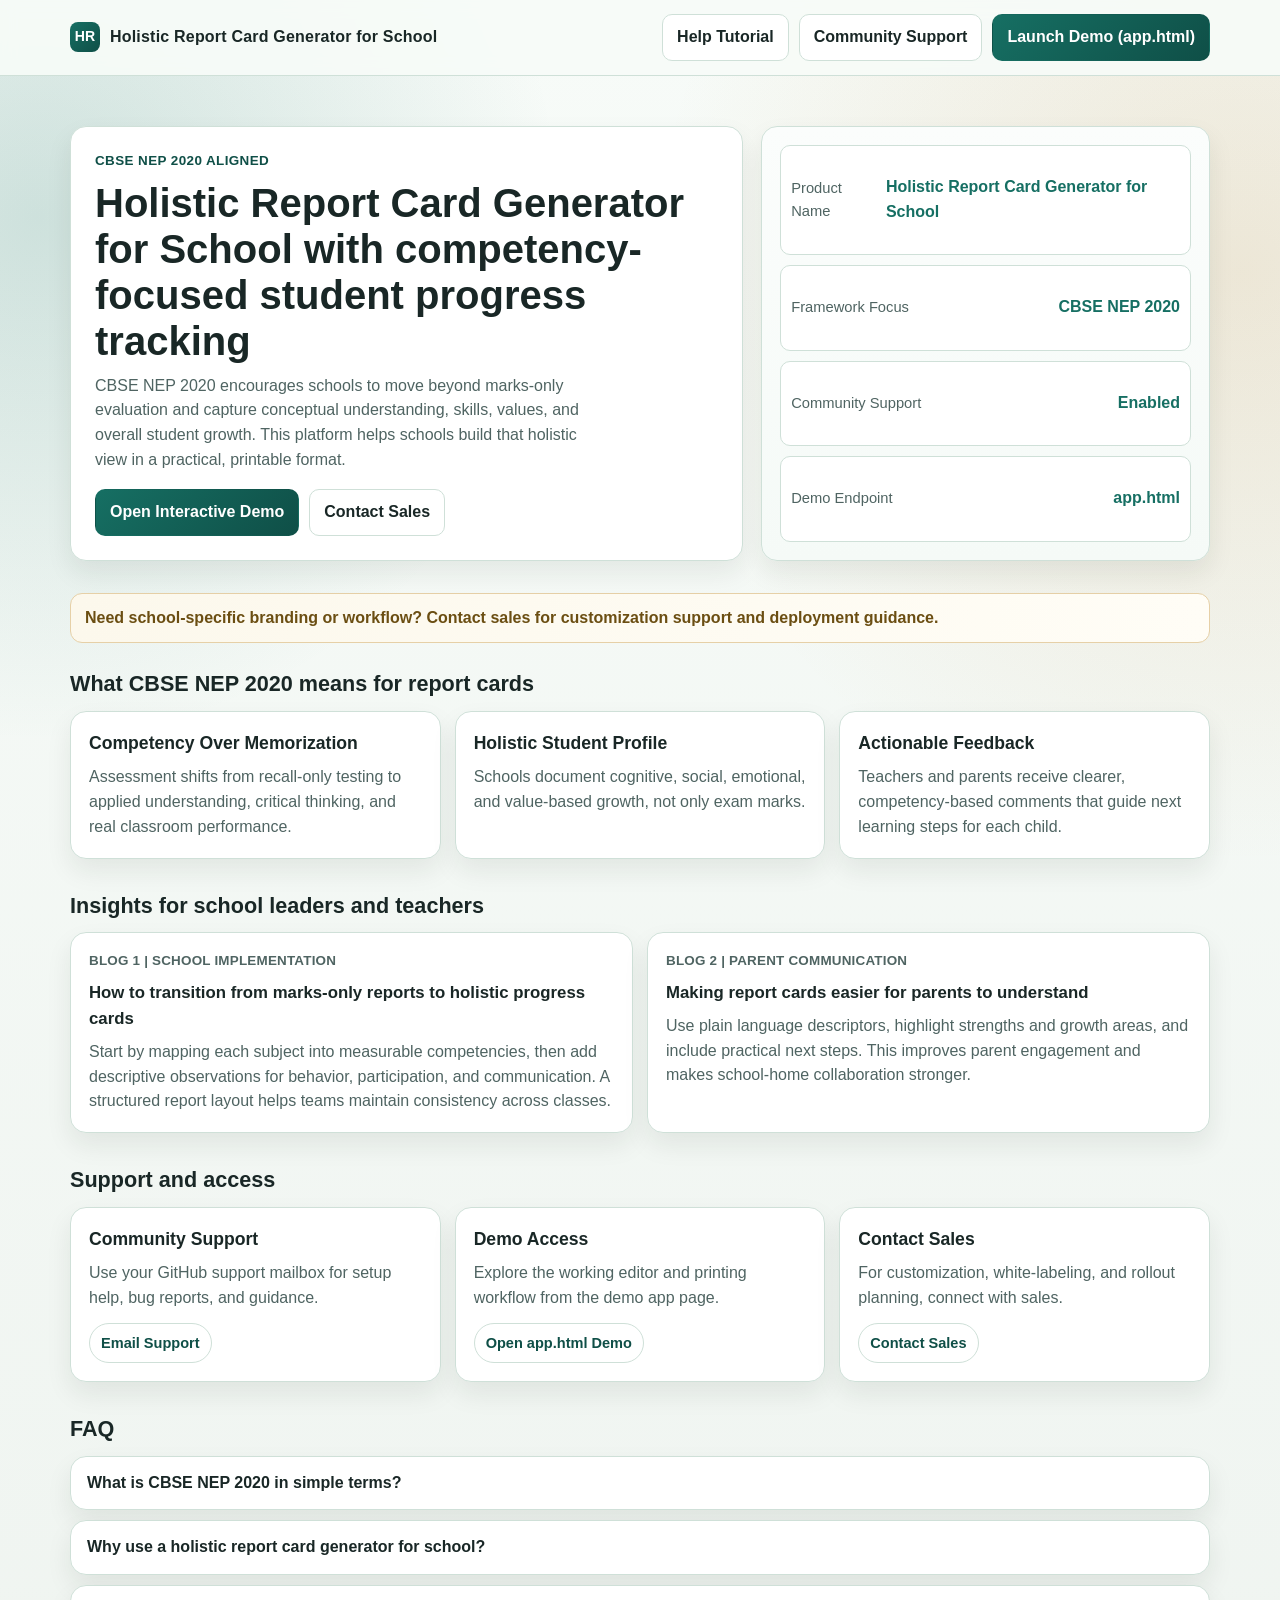
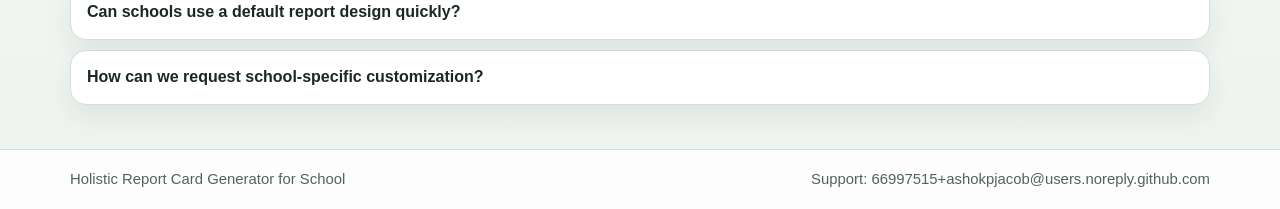
<file: index.html>
<!DOCTYPE html>
<html lang="en">
<head>
	<meta charset="UTF-8">
	<meta name="viewport" content="width=device-width, initial-scale=1.0">
	<title>Holistic Report Card Generator for School | CBSE NEP 2020 Report Solution</title>
	<meta name="description" content="Holistic Report Card Generator for School helps institutions create CBSE NEP 2020-aligned report cards with competency-focused evaluation, printable layouts, and community support.">
	<meta name="keywords" content="CBSE NEP 2020, holistic report card, school report card software, competency based assessment, student progress report">
	<meta name="robots" content="index, follow, max-image-preview:large">
	<link rel="canonical" href="https://ashokpjacob.github.io/holistic-report/">
	<meta property="og:type" content="website">
	<meta property="og:title" content="Holistic Report Card Generator for School">
	<meta property="og:description" content="Create CBSE NEP 2020-aligned, competency-based school report cards with a browser-first workflow.">
	<meta property="og:url" content="https://ashokpjacob.github.io/holistic-report/">
	<meta property="og:site_name" content="Holistic Report Card Generator for School">
	<meta name="twitter:card" content="summary_large_image">
	<meta name="twitter:title" content="Holistic Report Card Generator for School">
	<meta name="twitter:description" content="CBSE NEP 2020 focused report card platform for schools with community support and customization options.">
	<style>
		:root {
			--bg: #eff4f0;
			--surface: #ffffff;
			--surface-2: #f5faf7;
			--text: #192726;
			--muted: #4f6462;
			--primary: #166f63;
			--primary-2: #0f4f47;
			--accent: #b7791f;
			--line: #cfe0d8;
			--shadow: 0 12px 26px rgba(20, 35, 31, 0.08);
		}

		* {
			box-sizing: border-box;
		}

		body {
			margin: 0;
			font-family: "Trebuchet MS", "Segoe UI", sans-serif;
			line-height: 1.55;
			color: var(--text);
			background:
				radial-gradient(circle at 3% 12%, rgba(22, 111, 99, 0.18), transparent 26%),
				radial-gradient(circle at 97% 15%, rgba(183, 121, 31, 0.15), transparent 30%),
				linear-gradient(180deg, #f7fbf8 0%, var(--bg) 100%);
		}

		a {
			color: inherit;
		}

		.container {
			width: min(1140px, 92vw);
			margin: 0 auto;
		}

		.header {
			position: sticky;
			top: 0;
			z-index: 20;
			border-bottom: 1px solid var(--line);
			backdrop-filter: blur(8px);
			background: rgba(247, 251, 248, 0.92);
		}

		.topbar {
			display: flex;
			justify-content: space-between;
			align-items: center;
			gap: 14px;
			flex-wrap: wrap;
			padding: 14px 0;
		}

		.brand {
			display: inline-flex;
			align-items: center;
			gap: 10px;
			font-weight: 800;
			letter-spacing: 0.2px;
		}

		.badge {
			display: grid;
			place-items: center;
			width: 30px;
			height: 30px;
			border-radius: 8px;
			color: #fff;
			font-size: 0.88rem;
			background: linear-gradient(135deg, var(--primary), var(--primary-2));
		}

		.actions {
			display: flex;
			gap: 10px;
			align-items: center;
			flex-wrap: wrap;
		}

		.btn {
			display: inline-block;
			text-decoration: none;
			padding: 10px 14px;
			border-radius: 10px;
			font-weight: 700;
			border: 1px solid transparent;
			transition: transform 180ms ease, box-shadow 220ms ease, background-color 220ms ease;
		}

		.btn:hover {
			transform: translateY(-2px);
			box-shadow: 0 10px 20px rgba(15, 79, 71, 0.2);
		}

		.btn:active {
			transform: translateY(0);
		}

		.btn-primary {
			color: #fff;
			background: linear-gradient(135deg, var(--primary), var(--primary-2));
		}

		.btn-secondary {
			color: var(--text);
			background: #fff;
			border-color: var(--line);
		}

		.hero {
			padding: 50px 0 28px;
			display: grid;
			grid-template-columns: 1.2fr 0.8fr;
			gap: 18px;
			animation: fadeSlideIn 700ms ease both;
		}

		.panel,
		.card,
		.faq-item {
			background: var(--surface);
			border: 1px solid var(--line);
			border-radius: 16px;
			box-shadow: var(--shadow);
		}

		.panel {
			padding: 24px;
		}

		.eyebrow {
			margin: 0;
			text-transform: uppercase;
			font-size: 0.84rem;
			color: var(--primary-2);
			font-weight: 800;
			letter-spacing: 0.4px;
		}

		h1 {
			margin: 8px 0 10px;
			font-size: clamp(1.8rem, 4vw, 2.5rem);
			line-height: 1.15;
		}

		.lead {
			margin: 0;
			max-width: 58ch;
			color: var(--muted);
		}

		.cta-row {
			margin-top: 16px;
			display: flex;
			gap: 10px;
			flex-wrap: wrap;
		}

		.status {
			padding: 18px;
			display: grid;
			gap: 10px;
			background: linear-gradient(180deg, #fbfdfc 0%, var(--surface-2) 100%);
		}

		.status-item {
			display: flex;
			justify-content: space-between;
			gap: 8px;
			align-items: center;
			padding: 9px 10px;
			border: 1px solid var(--line);
			border-radius: 10px;
			background: #fff;
		}

		.status-item span:first-child {
			color: var(--muted);
			font-size: 0.92rem;
		}

		.status-item span:last-child {
			font-weight: 800;
			color: var(--primary);
		}

		.notice {
			margin: 4px 0 24px;
			padding: 12px 14px;
			border-radius: 12px;
			border: 1px solid #e6d0a7;
			background: linear-gradient(90deg, #fcf8ec, #fffdf6);
			color: #6b4e12;
			font-weight: 600;
		}

		.section-title {
			font-size: 1.35rem;
			margin: 0 0 10px;
		}

		.grid {
			display: grid;
			gap: 14px;
			grid-template-columns: repeat(3, minmax(0, 1fr));
		}

		.card {
			padding: 18px;
			animation: fadeSlideUp 640ms ease both;
		}

		h2 {
			margin: 0 0 8px;
			font-size: 1.1rem;
		}

		p {
			margin: 0;
		}

		.muted {
			color: var(--muted);
		}

		.card .links {
			margin-top: 12px;
			display: flex;
			gap: 8px;
			flex-wrap: wrap;
		}

		.chip {
			display: inline-flex;
			align-items: center;
			padding: 8px 11px;
			border-radius: 999px;
			text-decoration: none;
			font-weight: 700;
			font-size: 0.91rem;
			border: 1px solid var(--line);
			background: #fff;
			color: var(--primary-2);
			transition: transform 170ms ease, box-shadow 220ms ease;
		}

		.chip:hover {
			transform: translateY(-1px);
			box-shadow: 0 7px 16px rgba(15, 79, 71, 0.14);
		}

		.blog {
			margin-top: 30px;
		}

		.blog-grid {
			display: grid;
			grid-template-columns: repeat(2, minmax(0, 1fr));
			gap: 14px;
		}

		.blog-card {
			padding: 18px;
			background: #fff;
			border: 1px solid var(--line);
			border-radius: 16px;
			box-shadow: var(--shadow);
			animation: fadeSlideUp 700ms ease both;
		}

		.blog-meta {
			font-size: 0.84rem;
			color: var(--muted);
			font-weight: 700;
			letter-spacing: 0.2px;
		}

		h3 {
			margin: 8px 0;
			font-size: 1.05rem;
		}

		.faq {
			margin: 30px 0 44px;
		}

		.faq-list {
			display: grid;
			gap: 10px;
		}

		.faq-item {
			overflow: hidden;
			animation: fadeSlideUp 760ms ease both;
		}

		.faq-item summary {
			cursor: pointer;
			list-style: none;
			padding: 14px 16px;
			font-weight: 700;
		}

		.faq-item summary::-webkit-details-marker {
			display: none;
		}

		.faq-item p {
			padding: 0 16px 14px;
			color: var(--muted);
		}

		.faq-item[open] summary {
			background: linear-gradient(90deg, rgba(22, 111, 99, 0.08), rgba(183, 121, 31, 0.08));
		}

		/* Staggered reveal for sections */
		.grid .card:nth-child(1),
		.blog-grid .blog-card:nth-child(1),
		.faq-list .faq-item:nth-child(1) {
			animation-delay: 80ms;
		}

		.grid .card:nth-child(2),
		.blog-grid .blog-card:nth-child(2),
		.faq-list .faq-item:nth-child(2) {
			animation-delay: 160ms;
		}

		.grid .card:nth-child(3),
		.faq-list .faq-item:nth-child(3) {
			animation-delay: 240ms;
		}

		.faq-list .faq-item:nth-child(4) {
			animation-delay: 320ms;
		}

		@keyframes fadeSlideIn {
			from {
				opacity: 0;
				transform: translateY(12px);
			}
			to {
				opacity: 1;
				transform: translateY(0);
			}
		}

		@keyframes fadeSlideUp {
			from {
				opacity: 0;
				transform: translateY(14px);
			}
			to {
				opacity: 1;
				transform: translateY(0);
			}
		}

		@media (prefers-reduced-motion: reduce) {
			*,
			*::before,
			*::after {
				animation: none !important;
				transition: none !important;
			}
		}

		.footer {
			border-top: 1px solid var(--line);
			background: rgba(255, 255, 255, 0.8);
		}

		.footer-inner {
			padding: 18px 0;
			display: flex;
			justify-content: space-between;
			gap: 10px;
			flex-wrap: wrap;
			color: var(--muted);
			font-size: 0.93rem;
		}

		@media (max-width: 980px) {
			.hero {
				grid-template-columns: 1fr;
			}

			.grid,
			.blog-grid {
				grid-template-columns: 1fr 1fr;
			}
		}

		@media (max-width: 700px) {
			.grid,
			.blog-grid {
				grid-template-columns: 1fr;
			}

			.hero {
				padding-top: 30px;
			}

			.panel,
			.card,
			.blog-card,
			.faq-item {
				border-radius: 12px;
			}
		}
	</style>
	<script type="application/ld+json">
	{
		"@context": "https://schema.org",
		"@type": "WebSite",
		"name": "Holistic Report Card Generator for School",
		"url": "https://ashokpjacob.github.io/holistic-report/",
		"description": "School report card platform focused on CBSE NEP 2020 competency-based reporting.",
		"publisher": {
			"@type": "Organization",
			"name": "Holistic Report Card Generator for School",
			"email": "66997515+ashokpjacob@users.noreply.github.com"
		}
	}
	</script>
	<script type="application/ld+json">
	{
		"@context": "https://schema.org",
		"@type": "FAQPage",
		"mainEntity": [
			{
				"@type": "Question",
				"name": "What is CBSE NEP 2020 in simple terms?",
				"acceptedAnswer": {
					"@type": "Answer",
					"text": "CBSE implementation of NEP 2020 focuses on competency-based learning, holistic progress tracking, and less rote memorization with richer student feedback."
				}
			},
			{
				"@type": "Question",
				"name": "How does this platform support schools?",
				"acceptedAnswer": {
					"@type": "Answer",
					"text": "Schools can build domain and subject wise report cards, adjust layout and styles, and print clean A4 reports using the app demo."
				}
			},
			{
				"@type": "Question",
				"name": "Can we request customizations for our school brand?",
				"acceptedAnswer": {
					"@type": "Answer",
					"text": "Yes. Contact sales through the provided support email for customization, white-labeling, and deployment guidance."
				}
			}
		]
	}
	</script>
</head>
<body>
	<header class="header">
		<div class="container topbar">
			<div class="brand" aria-label="Holistic Report Card Generator for School brand">
				<span class="badge" aria-hidden="true">HR</span>
				<span>Holistic Report Card Generator for School</span>
			</div>
			<nav class="actions" aria-label="Top actions">
				<a class="btn btn-secondary" href="help/tutorial.html">Help Tutorial</a>
				<a class="btn btn-secondary" href="mailto:66997515+ashokpjacob@users.noreply.github.com?subject=Community%20Support">Community Support</a>
				<a class="btn btn-primary" href="app.html">Launch Demo (app.html)</a>
			</nav>
		</div>
	</header>

	<main class="container" id="main-content">
		<section class="hero" aria-labelledby="hero-title">
			<article class="panel">
				<p class="eyebrow">CBSE NEP 2020 Aligned</p>
				<h1 id="hero-title">Holistic Report Card Generator for School with competency-focused student progress tracking</h1>
				<p class="lead">
					CBSE NEP 2020 encourages schools to move beyond marks-only evaluation and capture conceptual understanding, skills,
					values, and overall student growth. This platform helps schools build that holistic view in a practical, printable format.
				</p>
				<div class="cta-row">
					<a class="btn btn-primary" href="app.html">Open Interactive Demo</a>
					<a class="btn btn-secondary" href="mailto:66997515+ashokpjacob@users.noreply.github.com?subject=Contact%20Sales%20for%20Customization">Contact Sales</a>
				</div>
			</article>
			<aside class="panel status" aria-label="Platform summary">
				<div class="status-item"><span>Product Name</span><span>Holistic Report Card Generator for School</span></div>
				<div class="status-item"><span>Framework Focus</span><span>CBSE NEP 2020</span></div>
				<div class="status-item"><span>Community Support</span><span>Enabled</span></div>
				<div class="status-item"><span>Demo Endpoint</span><span>app.html</span></div>
			</aside>
		</section>

		<section class="notice" aria-label="Customization notice">
			Need school-specific branding or workflow? Contact sales for customization support and deployment guidance.
		</section>

		<section aria-labelledby="cbse-explainer">
			<h2 class="section-title" id="cbse-explainer">What CBSE NEP 2020 means for report cards</h2>
			<div class="grid">
				<article class="card">
					<h2>Competency Over Memorization</h2>
					<p class="muted">Assessment shifts from recall-only testing to applied understanding, critical thinking, and real classroom performance.</p>
				</article>
				<article class="card">
					<h2>Holistic Student Profile</h2>
					<p class="muted">Schools document cognitive, social, emotional, and value-based growth, not only exam marks.</p>
				</article>
				<article class="card">
					<h2>Actionable Feedback</h2>
					<p class="muted">Teachers and parents receive clearer, competency-based comments that guide next learning steps for each child.</p>
				</article>
			</div>
		</section>

		<section class="blog" aria-labelledby="blog-title">
			<h2 class="section-title" id="blog-title">Insights for school leaders and teachers</h2>
			<div class="blog-grid">
				<article class="blog-card">
					<p class="blog-meta">BLOG 1 | SCHOOL IMPLEMENTATION</p>
					<h3>How to transition from marks-only reports to holistic progress cards</h3>
					<p class="muted">Start by mapping each subject into measurable competencies, then add descriptive observations for behavior, participation,
					and communication. A structured report layout helps teams maintain consistency across classes.</p>
				</article>
				<article class="blog-card">
					<p class="blog-meta">BLOG 2 | PARENT COMMUNICATION</p>
					<h3>Making report cards easier for parents to understand</h3>
					<p class="muted">Use plain language descriptors, highlight strengths and growth areas, and include practical next steps. This improves parent
					engagement and makes school-home collaboration stronger.</p>
				</article>
			</div>
		</section>

		<section class="blog" aria-labelledby="support-title">
			<h2 class="section-title" id="support-title">Support and access</h2>
			<div class="grid">
				<article class="card">
					<h2>Community Support</h2>
					<p class="muted">Use your GitHub support mailbox for setup help, bug reports, and guidance.</p>
					<div class="links">
						<a class="chip" href="mailto:66997515+ashokpjacob@users.noreply.github.com?subject=Community%20Support">Email Support</a>
					</div>
				</article>
				<article class="card">
					<h2>Demo Access</h2>
					<p class="muted">Explore the working editor and printing workflow from the demo app page.</p>
					<div class="links">
						<a class="chip" href="app.html">Open app.html Demo</a>
					</div>
				</article>
				<article class="card">
					<h2>Contact Sales</h2>
					<p class="muted">For customization, white-labeling, and rollout planning, connect with sales.</p>
					<div class="links">
						<a class="chip" href="mailto:66997515+ashokpjacob@users.noreply.github.com?subject=Contact%20Sales%20for%20Customization">Contact Sales</a>
					</div>
				</article>
			</div>
		</section>

		<section class="faq" aria-labelledby="faq-title">
			<h2 class="section-title" id="faq-title">FAQ</h2>
			<div class="faq-list">
				<details class="faq-item">
					<summary>What is CBSE NEP 2020 in simple terms?</summary>
					<p>It is a school education reform direction that emphasizes understanding, skills, and overall development over rote memorization.</p>
				</details>
				<details class="faq-item">
					<summary>Why use a holistic report card generator for school?</summary>
					<p>A holistic report card gives a fuller picture of each learner, including competencies, behavior, participation, and growth areas.</p>
				</details>
				<details class="faq-item">
					<summary>Can schools use a default report design quickly?</summary>
					<p>Yes. The editor supports loading a default design from layout-styles.json, including GitHub-based default loading.</p>
				</details>
				<details class="faq-item">
					<summary>How can we request school-specific customization?</summary>
					<p>Use the Contact Sales action to request custom branding, workflow updates, and deployment support for your school.</p>
				</details>
			</div>
		</section>
	</main>

	<footer class="footer">
		<div class="container footer-inner">
			<span>Holistic Report Card Generator for School</span>
			<span>Support: 66997515+ashokpjacob@users.noreply.github.com</span>
		</div>
	</footer>
</body>
</html>
</file>
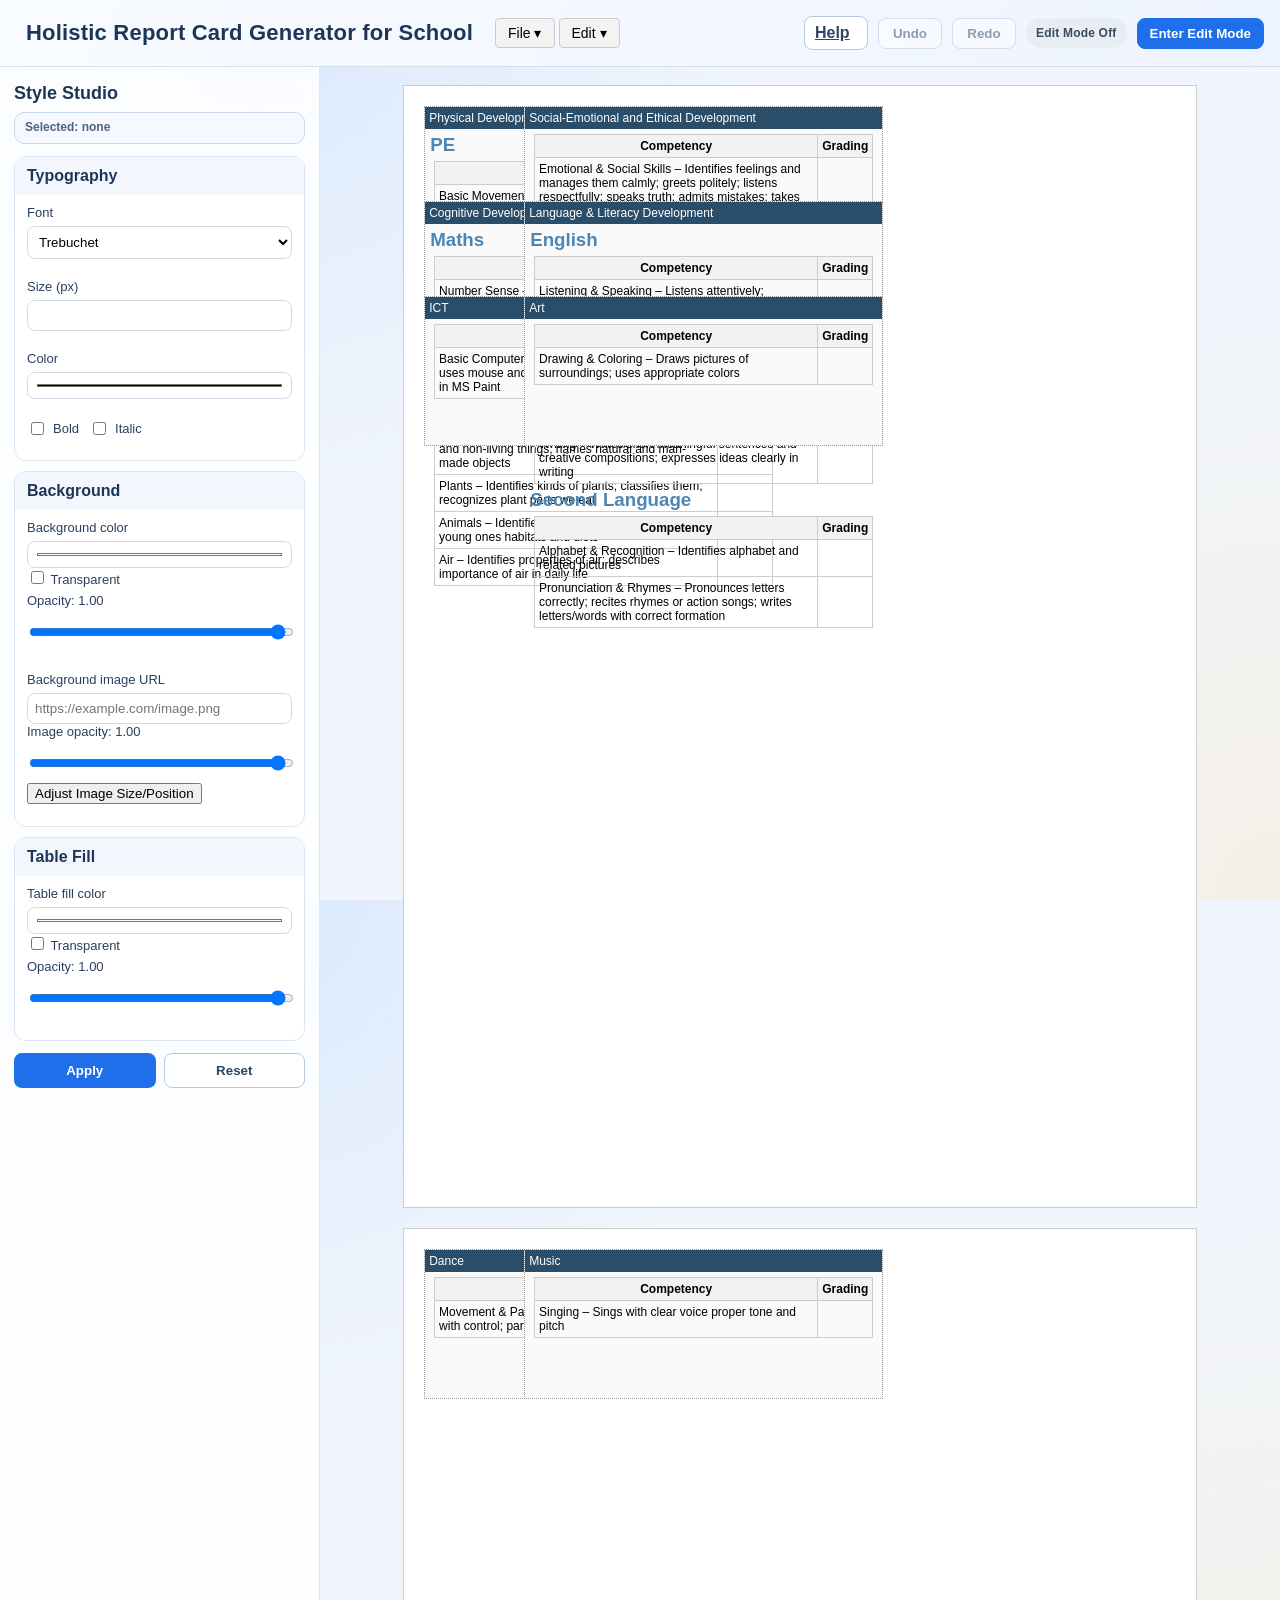
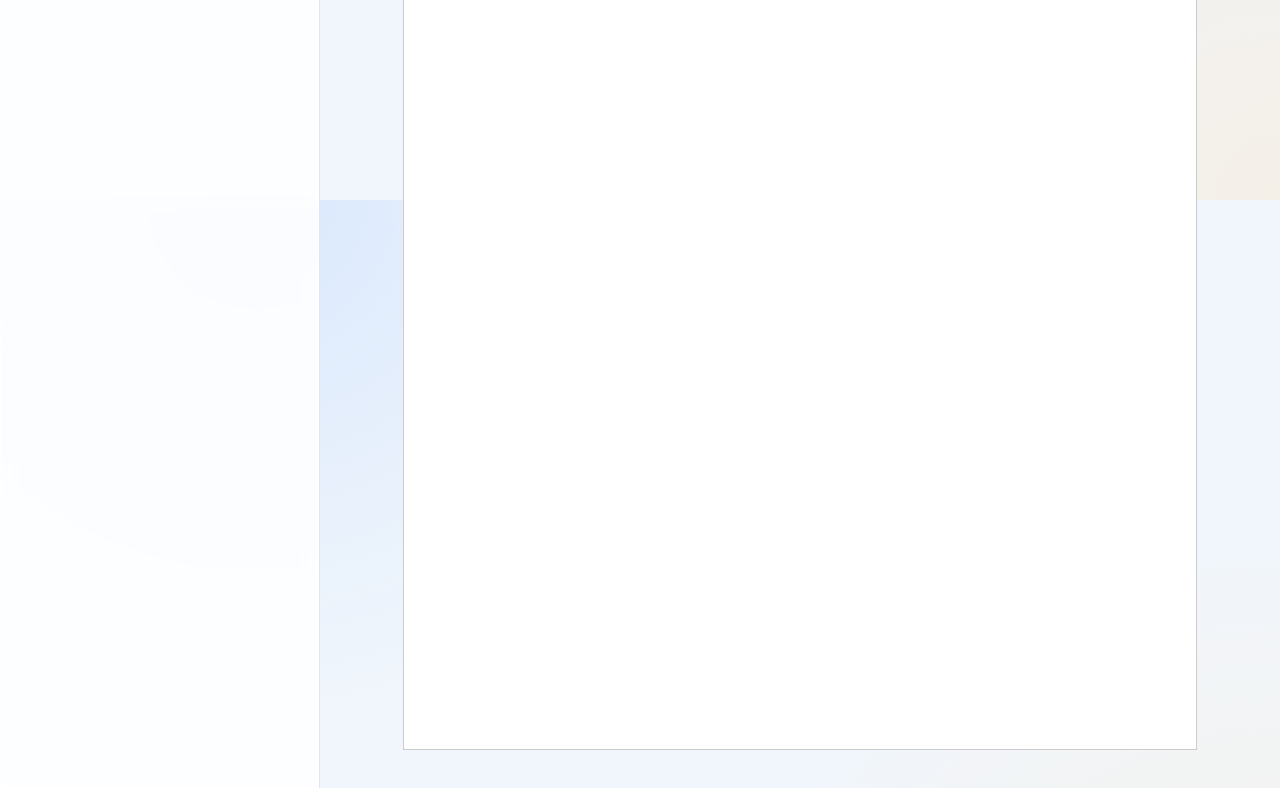
<file: app.html>
<!DOCTYPE html>
<html>
<head>
  <meta charset="UTF-8">
  <title>Holistic Report Card Generator for School</title>
  <link rel="stylesheet" href="styles.css">
  <link rel="stylesheet" href="assets/css/editor.css">
  <style>
    /* App header and menu styles */
    .app-header {
      display: flex;
      align-items: center;
      justify-content: space-between;
      gap: 16px;
      padding: 10px 16px;
      border-bottom: 1px solid #d6dee8;
      background: linear-gradient(120deg, #f8fbff 0%, #eef4ff 100%);
      position: sticky;
      top: 0;
      z-index: 20;
    }
    .brand {
      margin: 0;
      font-family: "Trebuchet MS", "Segoe UI", sans-serif;
      font-size: 22px;
      letter-spacing: 0.2px;
      color: #1d3557;
    }
    .app-header-left {
      display: flex;
      align-items: center;
      gap: 12px;
      min-width: 0;
    }
    .app-header-right {
      display: flex;
      align-items: center;
      gap: 10px;
    }
    .menu-bar {
      display: flex;
      gap: 4px;
      align-items: center;
    }
    .menu-item {
      position: relative;
      display: inline-block;
    }
    .menu-item-button {
      padding: 6px 12px;
      cursor: pointer;
      background: #f3f3f3;
      border: 1px solid #ccc;
      border-radius: 4px;
      font-size: 14px;
      user-select: none;
    }
    .menu-item-button:hover {
      background: #e8e8e8;
    }
    #toggleEdit {
      border: 1px solid #1f6feb;
      background: #1f6feb;
      color: #fff;
      border-radius: 8px;
      padding: 7px 12px;
      font-weight: 600;
      cursor: pointer;
    }
    #toggleEdit:hover {
      background: #1758b8;
    }
    .history-btn {
      border: 1px solid #b8c8df;
      background: #fff;
      color: #2f4563;
      border-radius: 8px;
      padding: 7px 10px;
      font-weight: 700;
      cursor: pointer;
      min-width: 64px;
    }
    .history-btn:hover:not(:disabled) {
      background: #f4f8ff;
    }
    .history-btn:disabled {
      opacity: 0.5;
      cursor: not-allowed;
    }
    #editModeStatus {
      display: inline-flex;
      align-items: center;
      height: 30px;
      padding: 0 10px;
      border-radius: 999px;
      font-size: 12px;
      font-weight: 700;
      letter-spacing: 0.2px;
      background: #e8edf3;
      color: #3a4b61;
    }
    body.edit-mode #editModeStatus {
      background: #e6f4ea;
      color: #1f6a3d;
    }
    .menu-dropdown {
      display: none;
      position: absolute;
      left: 0;
      top: calc(100% + 6px);
      background: white;
      border: 1px solid #ccc;
      box-shadow: 0 6px 18px rgba(0,0,0,0.08);
      min-width: 180px;
      z-index: 1000;
      border-radius: 4px;
      padding: 6px 0;
    }
    .menu-dropdown button {
      display: block;
      width: 100%;
      text-align: left;
      padding: 8px 12px;
      border: none;
      background: transparent;
      cursor: pointer;
      font-size: 14px;
    }
    .menu-dropdown button:hover {
      background: #f5f7fb;
    }
    .menu-dropdown hr {
      border: none;
      border-top: 1px solid #e0e0e0;
      margin: 4px 0;
    }
  </style>
</head>
<body>

<header class="app-header">
  <div class="app-header-left">
    <h1 class="brand">Holistic Report Card Generator for School</h1>
    <div class="menu-bar">
      <div class="menu-item" id="file-menu" aria-label="File menu">
        <div class="menu-item-button" id="file-button" role="button" aria-haspopup="true" aria-expanded="false">File ▾</div>
        <div class="menu-dropdown" id="file-dropdown" role="menu" aria-label="File menu dropdown">
          <button id="saveLayoutBtn" role="menuitem">Save layout</button>
          <button id="exportLayoutBtn" role="menuitem">Export layout (download)</button>
          <button id="importLayoutBtn" role="menuitem">Import layout (load file)</button>
          <button id="loadDefaultDesignBtn" role="menuitem">Load Default Design (GitHub)</button>
          <hr />
          <button id="printBtn" role="menuitem">Print Report</button>
        </div>
        <!-- hidden file input used for import -->
        <input id="importLayoutFile" type="file" accept="application/json" style="display:none" />
      </div>
      <div class="menu-item" id="edit-menu" aria-label="Edit menu">
        <div class="menu-item-button" id="edit-button" role="button" aria-haspopup="true" aria-expanded="false">Edit ▾</div>
        <div class="menu-dropdown" id="edit-dropdown" role="menu" aria-label="Edit menu dropdown">
          <button id="headerFooterBtn" role="menuitem">Header / Footer...</button>
          <hr />
          <button id="resetBtn" role="menuitem">Reset Layout</button>
        </div>
      </div>
    </div>
  </div>
  <div class="app-header-right">
    <a id="helpTutorialLink" class="history-btn" href="help/tutorial.html" title="Open Help Tutorial">Help</a>
    <button id="undoBtn" class="history-btn" title="Undo (Ctrl+Z)">Undo</button>
    <button id="redoBtn" class="history-btn" title="Redo (Ctrl+Y)">Redo</button>
    <span id="editModeStatus">Edit Mode Off</span>
    <button id="toggleEdit">Toggle Edit Mode</button>
  </div>
</header>

<div id="app" class="app-shell">
  <aside id="sidebar" aria-label="Style sidebar">
    <div class="sidebar-head">
      <h3>Style Studio</h3>
      <div id="selectedInfo" aria-live="polite" class="selected-chip"></div>
    </div>

    <details class="panel" open>
      <summary>Typography</summary>
      <div class="control">
        <label for="fontFamily">Font</label>
        <select id="fontFamily">
          <option value="'Trebuchet MS', 'Segoe UI', sans-serif">Trebuchet</option>
          <option value="Arial, Helvetica, sans-serif">Arial</option>
          <option value="Georgia, serif">Georgia</option>
          <option value="'Times New Roman', Times, serif">Times New Roman</option>
          <option value="'Courier New', monospace">Courier New</option>
        </select>
      </div>

      <div class="control">
        <label for="fontSize">Size (px)</label>
        <input id="fontSize" type="number" min="6" max="200" />
      </div>

      <div class="control">
        <label for="fontColor">Color</label>
        <input id="fontColor" type="color" />
      </div>

      <div class="control inline-checks">
        <label><input id="boldToggle" type="checkbox" /> Bold</label>
        <label><input id="italicToggle" type="checkbox" /> Italic</label>
      </div>
    </details>

    <details class="panel" open>
      <summary>Background</summary>
      <div class="control">
        <label for="bgColor">Background color</label>
        <input id="bgColor" type="color" value="#ffffff" />
        <label><input id="bgTransparent" type="checkbox" /> Transparent</label>
        <label for="bgOpacity">Opacity: <span id="bgOpacityValue">1.00</span></label>
        <input id="bgOpacity" type="range" min="0" max="1" step="0.01" value="1" />
      </div>

      <div class="control">
        <label for="bgImageUrl">Background image URL</label>
        <input id="bgImageUrl" type="url" placeholder="https://example.com/image.png" />
        <label for="bgImageOpacity">Image opacity: <span id="bgImageOpacityValue">1.00</span></label>
        <input id="bgImageOpacity" type="range" min="0" max="1" step="0.01" value="1" />
        <button id="openBgAdjusterBtn" type="button">Adjust Image Size/Position</button>
      </div>
    </details>

    <details class="panel" open>
      <summary>Table Fill</summary>
      <div class="control">
        <label for="tableFillColor">Table fill color</label>
        <input id="tableFillColor" type="color" value="#ffffff" />
        <label><input id="tableFillTransparent" type="checkbox" /> Transparent</label>
        <label for="tableFillOpacity">Opacity: <span id="tableFillOpacityValue">1.00</span></label>
        <input id="tableFillOpacity" type="range" min="0" max="1" step="0.01" value="1" />
      </div>
    </details>

    <div class="control action-row">
      <button id="applyBtn">Apply</button>
      <button id="resetStyleBtn">Reset</button>
    </div>
  </aside>

  <main id="main">
    <section id="pages-wrapper">
      <!-- script.js will populate #pages with .a4-page elements -->
      <div id="pages"></div>
    </section>
  </main>
</div>

<script src="script.js" defer></script>
<script src="assets/js/editor.js" defer></script>
</body>
</html>
</file>
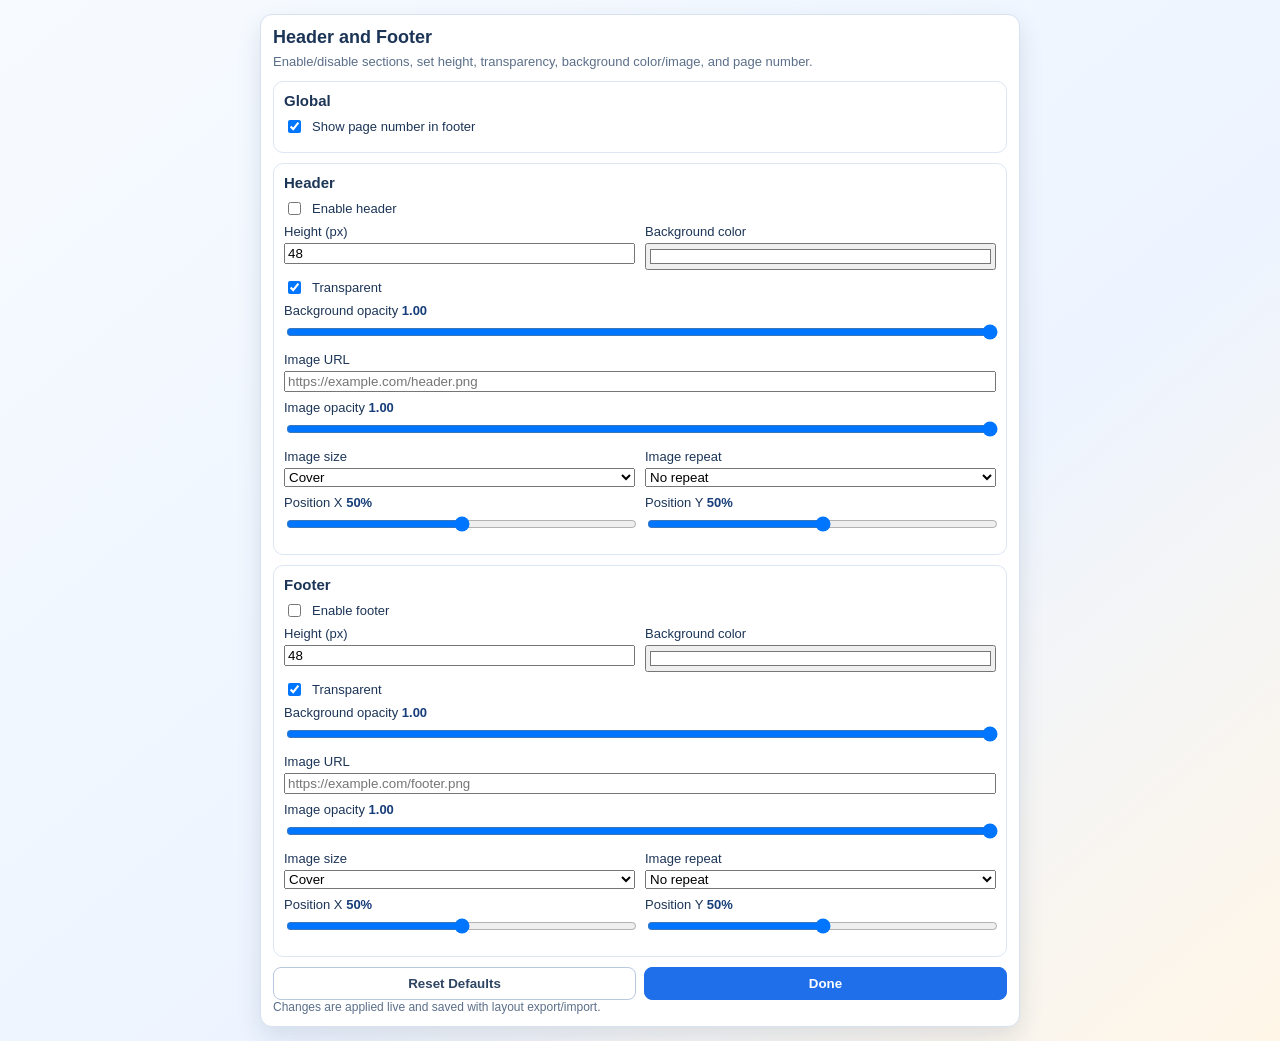
<file: assets/header-footer-settings.html>
<!DOCTYPE html>
<html>
<head>
  <meta charset="UTF-8" />
  <meta name="viewport" content="width=device-width, initial-scale=1.0" />
  <title>Header/Footer Settings</title>
  <style>
    :root {
      --ink: #1c3557;
      --muted: #5b6f8a;
      --accent: #1f6feb;
      --panel: #ffffff;
      --edge: #d7e1ef;
      --bg: linear-gradient(140deg, #f7fbff 0%, #edf4ff 60%, #fff6e7 100%);
    }
    * { box-sizing: border-box; }
    body {
      margin: 0;
      font-family: "Trebuchet MS", "Segoe UI", sans-serif;
      background: var(--bg);
      color: var(--ink);
      min-height: 100vh;
      padding: 14px;
    }
    .card {
      background: var(--panel);
      border: 1px solid var(--edge);
      border-radius: 12px;
      padding: 12px;
      box-shadow: 0 10px 24px rgba(23, 47, 79, 0.12);
      max-width: 760px;
      margin: 0 auto;
    }
    h1 { margin: 0 0 6px; font-size: 18px; }
    p { margin: 0 0 12px; color: var(--muted); font-size: 13px; }
    .section {
      border: 1px solid #dce6f4;
      border-radius: 10px;
      padding: 10px;
      margin-bottom: 10px;
      background: #fff;
    }
    .section h2 { margin: 0 0 8px; font-size: 15px; }
    .row { margin-bottom: 8px; }
    .grid { display: grid; grid-template-columns: 1fr 1fr; gap: 10px; }
    label { display: block; font-size: 13px; margin-bottom: 4px; }
    input[type="url"], input[type="color"], input[type="range"], input[type="number"], select { width: 100%; }
    .inline { display: flex; align-items: center; gap: 8px; margin-bottom: 6px; }
    .inline label { margin: 0; }
    .value { font-weight: 700; color: #173e7a; }
    .actions { display: flex; gap: 8px; margin-top: 10px; }
    button {
      border: 1px solid #b8c8df;
      border-radius: 8px;
      padding: 8px 10px;
      background: #fff;
      color: #2f4563;
      font-weight: 700;
      cursor: pointer;
      flex: 1;
    }
    button.primary { border-color: var(--accent); background: var(--accent); color: #fff; }
    .muted { color: var(--muted); font-size: 12px; }
    @media (max-width: 760px) { .grid { grid-template-columns: 1fr; } }
  </style>
</head>
<body>
  <div class="card">
    <h1>Header and Footer</h1>
    <p>Enable/disable sections, set height, transparency, background color/image, and page number.</p>

    <div class="section">
      <h2>Global</h2>
      <div class="inline">
        <input id="showPageNumber" type="checkbox" />
        <label for="showPageNumber">Show page number in footer</label>
      </div>
    </div>

    <div class="section" id="headerSection">
      <h2>Header</h2>
      <div class="inline">
        <input id="headerEnabled" type="checkbox" />
        <label for="headerEnabled">Enable header</label>
      </div>
      <div class="grid">
        <div class="row">
          <label for="headerHeight">Height (px)</label>
          <input id="headerHeight" type="number" min="20" max="220" step="1" value="48" />
        </div>
        <div class="row">
          <label for="headerBgColor">Background color</label>
          <input id="headerBgColor" type="color" value="#ffffff" />
        </div>
      </div>
      <div class="inline">
        <input id="headerTransparent" type="checkbox" />
        <label for="headerTransparent">Transparent</label>
      </div>
      <div class="row">
        <label for="headerBgOpacity">Background opacity <span id="headerBgOpacityValue" class="value">1.00</span></label>
        <input id="headerBgOpacity" type="range" min="0" max="1" step="0.01" value="1" />
      </div>
      <div class="row">
        <label for="headerImageUrl">Image URL</label>
        <input id="headerImageUrl" type="url" placeholder="https://example.com/header.png" />
      </div>
      <div class="row">
        <label for="headerImageOpacity">Image opacity <span id="headerImageOpacityValue" class="value">1.00</span></label>
        <input id="headerImageOpacity" type="range" min="0" max="1" step="0.01" value="1" />
      </div>
      <div class="grid">
        <div class="row">
          <label for="headerSizeMode">Image size</label>
          <select id="headerSizeMode">
            <option value="cover">Cover</option>
            <option value="contain">Contain</option>
            <option value="custom">Custom (%)</option>
          </select>
        </div>
        <div class="row">
          <label for="headerRepeat">Image repeat</label>
          <select id="headerRepeat">
            <option value="no-repeat">No repeat</option>
            <option value="repeat">Repeat</option>
            <option value="repeat-x">Repeat X</option>
            <option value="repeat-y">Repeat Y</option>
          </select>
        </div>
      </div>
      <div class="grid" id="headerCustomSizeBlock" style="display:none;">
        <div class="row">
          <label for="headerSizeX">Width <span id="headerSizeXValue" class="value">100%</span></label>
          <input id="headerSizeX" type="range" min="10" max="300" step="1" value="100" />
        </div>
        <div class="row">
          <label for="headerSizeY">Height <span id="headerSizeYValue" class="value">100%</span></label>
          <input id="headerSizeY" type="range" min="10" max="300" step="1" value="100" />
        </div>
      </div>
      <div class="grid">
        <div class="row">
          <label for="headerPosX">Position X <span id="headerPosXValue" class="value">50%</span></label>
          <input id="headerPosX" type="range" min="0" max="100" step="1" value="50" />
        </div>
        <div class="row">
          <label for="headerPosY">Position Y <span id="headerPosYValue" class="value">50%</span></label>
          <input id="headerPosY" type="range" min="0" max="100" step="1" value="50" />
        </div>
      </div>
    </div>

    <div class="section" id="footerSection">
      <h2>Footer</h2>
      <div class="inline">
        <input id="footerEnabled" type="checkbox" />
        <label for="footerEnabled">Enable footer</label>
      </div>
      <div class="grid">
        <div class="row">
          <label for="footerHeight">Height (px)</label>
          <input id="footerHeight" type="number" min="20" max="220" step="1" value="48" />
        </div>
        <div class="row">
          <label for="footerBgColor">Background color</label>
          <input id="footerBgColor" type="color" value="#ffffff" />
        </div>
      </div>
      <div class="inline">
        <input id="footerTransparent" type="checkbox" />
        <label for="footerTransparent">Transparent</label>
      </div>
      <div class="row">
        <label for="footerBgOpacity">Background opacity <span id="footerBgOpacityValue" class="value">1.00</span></label>
        <input id="footerBgOpacity" type="range" min="0" max="1" step="0.01" value="1" />
      </div>
      <div class="row">
        <label for="footerImageUrl">Image URL</label>
        <input id="footerImageUrl" type="url" placeholder="https://example.com/footer.png" />
      </div>
      <div class="row">
        <label for="footerImageOpacity">Image opacity <span id="footerImageOpacityValue" class="value">1.00</span></label>
        <input id="footerImageOpacity" type="range" min="0" max="1" step="0.01" value="1" />
      </div>
      <div class="grid">
        <div class="row">
          <label for="footerSizeMode">Image size</label>
          <select id="footerSizeMode">
            <option value="cover">Cover</option>
            <option value="contain">Contain</option>
            <option value="custom">Custom (%)</option>
          </select>
        </div>
        <div class="row">
          <label for="footerRepeat">Image repeat</label>
          <select id="footerRepeat">
            <option value="no-repeat">No repeat</option>
            <option value="repeat">Repeat</option>
            <option value="repeat-x">Repeat X</option>
            <option value="repeat-y">Repeat Y</option>
          </select>
        </div>
      </div>
      <div class="grid" id="footerCustomSizeBlock" style="display:none;">
        <div class="row">
          <label for="footerSizeX">Width <span id="footerSizeXValue" class="value">100%</span></label>
          <input id="footerSizeX" type="range" min="10" max="300" step="1" value="100" />
        </div>
        <div class="row">
          <label for="footerSizeY">Height <span id="footerSizeYValue" class="value">100%</span></label>
          <input id="footerSizeY" type="range" min="10" max="300" step="1" value="100" />
        </div>
      </div>
      <div class="grid">
        <div class="row">
          <label for="footerPosX">Position X <span id="footerPosXValue" class="value">50%</span></label>
          <input id="footerPosX" type="range" min="0" max="100" step="1" value="50" />
        </div>
        <div class="row">
          <label for="footerPosY">Position Y <span id="footerPosYValue" class="value">50%</span></label>
          <input id="footerPosY" type="range" min="0" max="100" step="1" value="50" />
        </div>
      </div>
    </div>

    <div class="actions">
      <button id="resetBtn">Reset Defaults</button>
      <button id="closeBtn" class="primary">Done</button>
    </div>
    <div class="muted">Changes are applied live and saved with layout export/import.</div>
  </div>

  <script>
    const controls = {
      showPageNumber: document.getElementById('showPageNumber'),
      headerEnabled: document.getElementById('headerEnabled'),
      headerHeight: document.getElementById('headerHeight'),
      headerBgColor: document.getElementById('headerBgColor'),
      headerTransparent: document.getElementById('headerTransparent'),
      headerBgOpacity: document.getElementById('headerBgOpacity'),
      headerBgOpacityValue: document.getElementById('headerBgOpacityValue'),
      headerImageUrl: document.getElementById('headerImageUrl'),
      headerImageOpacity: document.getElementById('headerImageOpacity'),
      headerImageOpacityValue: document.getElementById('headerImageOpacityValue'),
      headerSizeMode: document.getElementById('headerSizeMode'),
      headerRepeat: document.getElementById('headerRepeat'),
      headerSizeX: document.getElementById('headerSizeX'),
      headerSizeY: document.getElementById('headerSizeY'),
      headerPosX: document.getElementById('headerPosX'),
      headerPosY: document.getElementById('headerPosY'),
      headerSizeXValue: document.getElementById('headerSizeXValue'),
      headerSizeYValue: document.getElementById('headerSizeYValue'),
      headerPosXValue: document.getElementById('headerPosXValue'),
      headerPosYValue: document.getElementById('headerPosYValue'),
      headerCustomSizeBlock: document.getElementById('headerCustomSizeBlock'),

      footerEnabled: document.getElementById('footerEnabled'),
      footerHeight: document.getElementById('footerHeight'),
      footerBgColor: document.getElementById('footerBgColor'),
      footerTransparent: document.getElementById('footerTransparent'),
      footerBgOpacity: document.getElementById('footerBgOpacity'),
      footerBgOpacityValue: document.getElementById('footerBgOpacityValue'),
      footerImageUrl: document.getElementById('footerImageUrl'),
      footerImageOpacity: document.getElementById('footerImageOpacity'),
      footerImageOpacityValue: document.getElementById('footerImageOpacityValue'),
      footerSizeMode: document.getElementById('footerSizeMode'),
      footerRepeat: document.getElementById('footerRepeat'),
      footerSizeX: document.getElementById('footerSizeX'),
      footerSizeY: document.getElementById('footerSizeY'),
      footerPosX: document.getElementById('footerPosX'),
      footerPosY: document.getElementById('footerPosY'),
      footerSizeXValue: document.getElementById('footerSizeXValue'),
      footerSizeYValue: document.getElementById('footerSizeYValue'),
      footerPosXValue: document.getElementById('footerPosXValue'),
      footerPosYValue: document.getElementById('footerPosYValue'),
      footerCustomSizeBlock: document.getElementById('footerCustomSizeBlock'),

      resetBtn: document.getElementById('resetBtn'),
      closeBtn: document.getElementById('closeBtn')
    };

    function clamp(v, min, max) {
      const n = Number(v);
      return Math.max(min, Math.min(max, Number.isFinite(n) ? n : min));
    }

    function defaults() {
      return {
        showPageNumber: true,
        header: {
          enabled: false,
          height: 48,
          transparent: true,
          bgColor: '#ffffff',
          bgOpacity: 1,
          imageUrl: '',
          imageOpacity: 1,
          imageSizeMode: 'cover',
          imageSizeX: 100,
          imageSizeY: 100,
          imagePosX: 50,
          imagePosY: 50,
          imageRepeat: 'no-repeat'
        },
        footer: {
          enabled: false,
          height: 48,
          transparent: true,
          bgColor: '#ffffff',
          bgOpacity: 1,
          imageUrl: '',
          imageOpacity: 1,
          imageSizeMode: 'cover',
          imageSizeX: 100,
          imageSizeY: 100,
          imagePosX: 50,
          imagePosY: 50,
          imageRepeat: 'no-repeat'
        }
      };
    }

    function updateLabels() {
      controls.headerBgOpacityValue.textContent = clamp(controls.headerBgOpacity.value, 0, 1).toFixed(2);
      controls.headerImageOpacityValue.textContent = clamp(controls.headerImageOpacity.value, 0, 1).toFixed(2);
      controls.headerSizeXValue.textContent = clamp(controls.headerSizeX.value, 10, 300) + '%';
      controls.headerSizeYValue.textContent = clamp(controls.headerSizeY.value, 10, 300) + '%';
      controls.headerPosXValue.textContent = clamp(controls.headerPosX.value, 0, 100) + '%';
      controls.headerPosYValue.textContent = clamp(controls.headerPosY.value, 0, 100) + '%';
      controls.headerCustomSizeBlock.style.display = controls.headerSizeMode.value === 'custom' ? 'grid' : 'none';

      controls.footerBgOpacityValue.textContent = clamp(controls.footerBgOpacity.value, 0, 1).toFixed(2);
      controls.footerImageOpacityValue.textContent = clamp(controls.footerImageOpacity.value, 0, 1).toFixed(2);
      controls.footerSizeXValue.textContent = clamp(controls.footerSizeX.value, 10, 300) + '%';
      controls.footerSizeYValue.textContent = clamp(controls.footerSizeY.value, 10, 300) + '%';
      controls.footerPosXValue.textContent = clamp(controls.footerPosX.value, 0, 100) + '%';
      controls.footerPosYValue.textContent = clamp(controls.footerPosY.value, 0, 100) + '%';
      controls.footerCustomSizeBlock.style.display = controls.footerSizeMode.value === 'custom' ? 'grid' : 'none';
    }

    function readState() {
      updateLabels();
      return {
        showPageNumber: !!controls.showPageNumber.checked,
        header: {
          enabled: !!controls.headerEnabled.checked,
          height: clamp(controls.headerHeight.value, 20, 220),
          transparent: !!controls.headerTransparent.checked,
          bgColor: controls.headerBgColor.value || '#ffffff',
          bgOpacity: clamp(controls.headerBgOpacity.value, 0, 1),
          imageUrl: (controls.headerImageUrl.value || '').trim(),
          imageOpacity: clamp(controls.headerImageOpacity.value, 0, 1),
          imageSizeMode: ['cover', 'contain', 'custom'].includes(controls.headerSizeMode.value) ? controls.headerSizeMode.value : 'cover',
          imageSizeX: clamp(controls.headerSizeX.value, 10, 300),
          imageSizeY: clamp(controls.headerSizeY.value, 10, 300),
          imagePosX: clamp(controls.headerPosX.value, 0, 100),
          imagePosY: clamp(controls.headerPosY.value, 0, 100),
          imageRepeat: ['no-repeat', 'repeat', 'repeat-x', 'repeat-y'].includes(controls.headerRepeat.value) ? controls.headerRepeat.value : 'no-repeat'
        },
        footer: {
          enabled: !!controls.footerEnabled.checked,
          height: clamp(controls.footerHeight.value, 20, 220),
          transparent: !!controls.footerTransparent.checked,
          bgColor: controls.footerBgColor.value || '#ffffff',
          bgOpacity: clamp(controls.footerBgOpacity.value, 0, 1),
          imageUrl: (controls.footerImageUrl.value || '').trim(),
          imageOpacity: clamp(controls.footerImageOpacity.value, 0, 1),
          imageSizeMode: ['cover', 'contain', 'custom'].includes(controls.footerSizeMode.value) ? controls.footerSizeMode.value : 'cover',
          imageSizeX: clamp(controls.footerSizeX.value, 10, 300),
          imageSizeY: clamp(controls.footerSizeY.value, 10, 300),
          imagePosX: clamp(controls.footerPosX.value, 0, 100),
          imagePosY: clamp(controls.footerPosY.value, 0, 100),
          imageRepeat: ['no-repeat', 'repeat', 'repeat-x', 'repeat-y'].includes(controls.footerRepeat.value) ? controls.footerRepeat.value : 'no-repeat'
        }
      };
    }

    function applyState(state) {
      const s = state && typeof state === 'object' ? state : defaults();
      const h = s.header || {};
      const f = s.footer || {};

      controls.showPageNumber.checked = s.showPageNumber !== false;

      controls.headerEnabled.checked = !!h.enabled;
      controls.headerHeight.value = clamp(h.height !== undefined ? h.height : 48, 20, 220);
      controls.headerTransparent.checked = !!h.transparent;
      controls.headerBgColor.value = h.bgColor || '#ffffff';
      controls.headerBgOpacity.value = clamp(h.bgOpacity !== undefined ? h.bgOpacity : 1, 0, 1);
      controls.headerImageUrl.value = h.imageUrl || '';
      controls.headerImageOpacity.value = clamp(h.imageOpacity !== undefined ? h.imageOpacity : 1, 0, 1);
      controls.headerSizeMode.value = ['cover', 'contain', 'custom'].includes(h.imageSizeMode) ? h.imageSizeMode : 'cover';
      controls.headerSizeX.value = clamp(h.imageSizeX !== undefined ? h.imageSizeX : 100, 10, 300);
      controls.headerSizeY.value = clamp(h.imageSizeY !== undefined ? h.imageSizeY : 100, 10, 300);
      controls.headerPosX.value = clamp(h.imagePosX !== undefined ? h.imagePosX : 50, 0, 100);
      controls.headerPosY.value = clamp(h.imagePosY !== undefined ? h.imagePosY : 50, 0, 100);
      controls.headerRepeat.value = ['no-repeat', 'repeat', 'repeat-x', 'repeat-y'].includes(h.imageRepeat) ? h.imageRepeat : 'no-repeat';

      controls.footerEnabled.checked = !!f.enabled;
      controls.footerHeight.value = clamp(f.height !== undefined ? f.height : 48, 20, 220);
      controls.footerTransparent.checked = !!f.transparent;
      controls.footerBgColor.value = f.bgColor || '#ffffff';
      controls.footerBgOpacity.value = clamp(f.bgOpacity !== undefined ? f.bgOpacity : 1, 0, 1);
      controls.footerImageUrl.value = f.imageUrl || '';
      controls.footerImageOpacity.value = clamp(f.imageOpacity !== undefined ? f.imageOpacity : 1, 0, 1);
      controls.footerSizeMode.value = ['cover', 'contain', 'custom'].includes(f.imageSizeMode) ? f.imageSizeMode : 'cover';
      controls.footerSizeX.value = clamp(f.imageSizeX !== undefined ? f.imageSizeX : 100, 10, 300);
      controls.footerSizeY.value = clamp(f.imageSizeY !== undefined ? f.imageSizeY : 100, 10, 300);
      controls.footerPosX.value = clamp(f.imagePosX !== undefined ? f.imagePosX : 50, 0, 100);
      controls.footerPosY.value = clamp(f.imagePosY !== undefined ? f.imagePosY : 50, 0, 100);
      controls.footerRepeat.value = ['no-repeat', 'repeat', 'repeat-x', 'repeat-y'].includes(f.imageRepeat) ? f.imageRepeat : 'no-repeat';

      updateLabels();
    }

    function pushUpdate() {
      if (!window.opener) return;
      window.opener.postMessage({ type: 'hr-header-footer-update', payload: readState() }, '*');
    }

    ['input', 'change'].forEach(evt => {
      Object.keys(controls).forEach(k => {
        const node = controls[k];
        if (!node || !node.addEventListener || k === 'closeBtn' || k === 'resetBtn') return;
        node.addEventListener(evt, pushUpdate);
      });
    });

    controls.resetBtn.addEventListener('click', () => {
      applyState(defaults());
      pushUpdate();
    });

    controls.closeBtn.addEventListener('click', () => window.close());

    window.addEventListener('message', (event) => {
      const msg = event && event.data ? event.data : null;
      if (!msg || typeof msg !== 'object') return;
      if (msg.type === 'hr-header-footer-state') {
        applyState(msg.payload || defaults());
      }
    });

    applyState(defaults());
    if (window.opener) {
      window.opener.postMessage({ type: 'hr-header-footer-ready' }, '*');
    }
  </script>
</body>
</html>
</file>
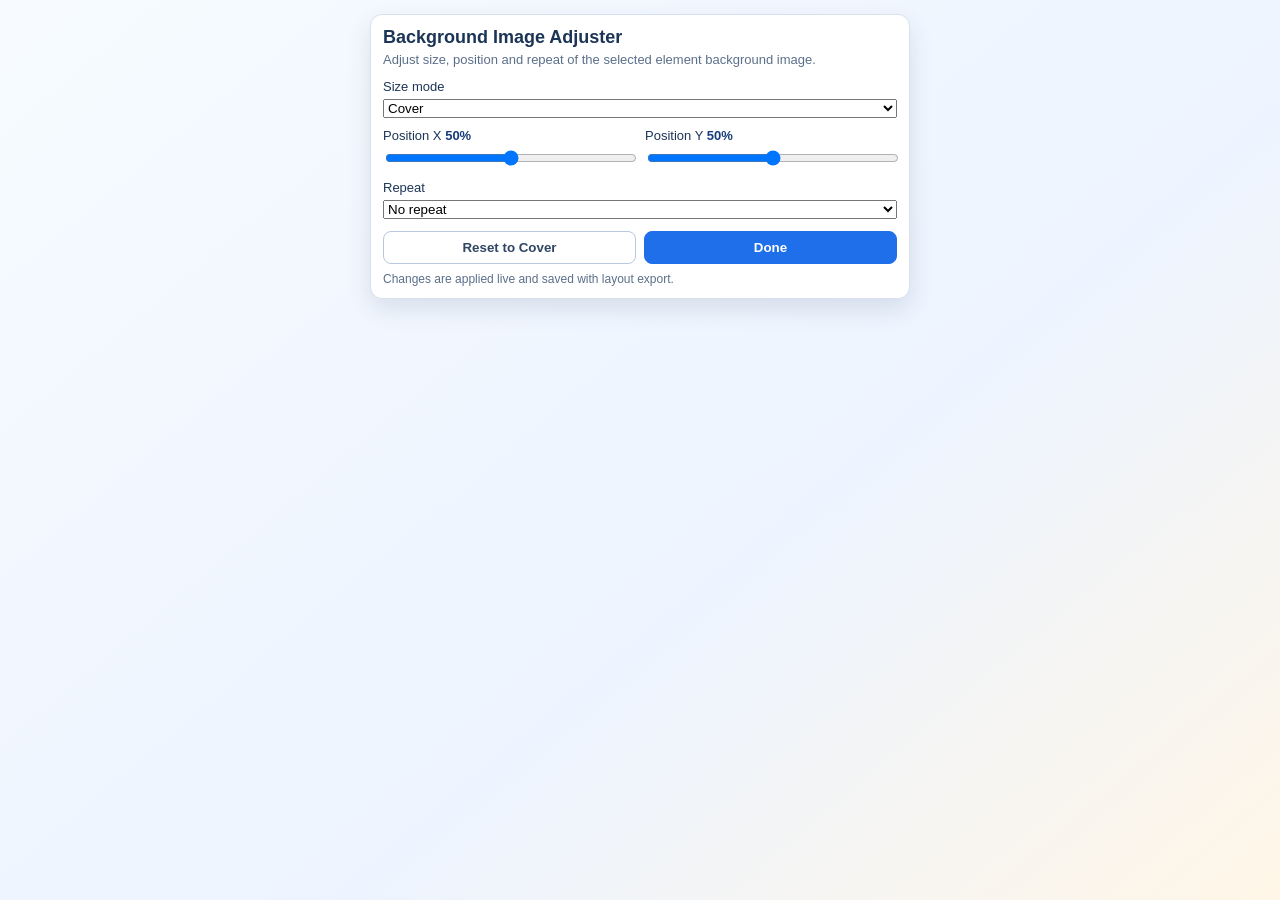
<file: assets/image-adjuster.html>
<!DOCTYPE html>
<html>
<head>
  <meta charset="UTF-8" />
  <meta name="viewport" content="width=device-width, initial-scale=1.0" />
  <title>Background Image Adjuster</title>
  <style>
    :root {
      --ink: #1c3557;
      --muted: #5b6f8a;
      --accent: #1f6feb;
      --panel: #ffffff;
      --edge: #d7e1ef;
      --bg: linear-gradient(140deg, #f7fbff 0%, #edf4ff 60%, #fff6e7 100%);
    }
    * { box-sizing: border-box; }
    body {
      margin: 0;
      font-family: "Trebuchet MS", "Segoe UI", sans-serif;
      background: var(--bg);
      color: var(--ink);
      min-height: 100vh;
      padding: 14px;
    }
    .card {
      background: var(--panel);
      border: 1px solid var(--edge);
      border-radius: 12px;
      padding: 12px;
      box-shadow: 0 10px 24px rgba(23, 47, 79, 0.12);
      max-width: 540px;
      margin: 0 auto;
    }
    h1 {
      margin: 0 0 4px;
      font-size: 18px;
    }
    p {
      margin: 0 0 12px;
      color: var(--muted);
      font-size: 13px;
    }
    .row {
      margin-bottom: 10px;
    }
    label {
      display: block;
      font-size: 13px;
      margin-bottom: 5px;
    }
    input[type="range"], select {
      width: 100%;
    }
    .grid {
      display: grid;
      grid-template-columns: 1fr 1fr;
      gap: 10px;
    }
    .value {
      font-weight: 700;
      color: #173e7a;
    }
    .actions {
      display: flex;
      gap: 8px;
      margin-top: 12px;
    }
    button {
      border: 1px solid #b8c8df;
      border-radius: 8px;
      padding: 8px 10px;
      background: #fff;
      color: #2f4563;
      font-weight: 700;
      cursor: pointer;
      flex: 1;
    }
    button.primary {
      border-color: var(--accent);
      background: var(--accent);
      color: #fff;
    }
    button:disabled {
      opacity: 0.6;
      cursor: not-allowed;
    }
    .hint {
      margin-top: 8px;
      font-size: 12px;
      color: var(--muted);
    }
  </style>
</head>
<body>
  <div class="card">
    <h1>Background Image Adjuster</h1>
    <p>Adjust size, position and repeat of the selected element background image.</p>

    <div class="row">
      <label for="sizeMode">Size mode</label>
      <select id="sizeMode">
        <option value="cover">Cover</option>
        <option value="contain">Contain</option>
        <option value="custom">Custom (%)</option>
      </select>
    </div>

    <div id="customSizeBlock" class="grid" style="display:none;">
      <div class="row">
        <label for="sizeX">Width <span id="sizeXValue" class="value">100%</span></label>
        <input id="sizeX" type="range" min="10" max="300" step="1" value="100" />
      </div>
      <div class="row">
        <label for="sizeY">Height <span id="sizeYValue" class="value">100%</span></label>
        <input id="sizeY" type="range" min="10" max="300" step="1" value="100" />
      </div>
    </div>

    <div class="grid">
      <div class="row">
        <label for="posX">Position X <span id="posXValue" class="value">50%</span></label>
        <input id="posX" type="range" min="0" max="100" step="1" value="50" />
      </div>
      <div class="row">
        <label for="posY">Position Y <span id="posYValue" class="value">50%</span></label>
        <input id="posY" type="range" min="0" max="100" step="1" value="50" />
      </div>
    </div>

    <div class="row">
      <label for="repeatMode">Repeat</label>
      <select id="repeatMode">
        <option value="no-repeat">No repeat</option>
        <option value="repeat">Repeat</option>
        <option value="repeat-x">Repeat X</option>
        <option value="repeat-y">Repeat Y</option>
      </select>
    </div>

    <div class="actions">
      <button id="resetBtn">Reset to Cover</button>
      <button id="closeBtn" class="primary">Done</button>
    </div>
    <div class="hint">Changes are applied live and saved with layout export.</div>
  </div>

  <script>
    const els = {
      sizeMode: document.getElementById('sizeMode'),
      sizeX: document.getElementById('sizeX'),
      sizeY: document.getElementById('sizeY'),
      posX: document.getElementById('posX'),
      posY: document.getElementById('posY'),
      repeatMode: document.getElementById('repeatMode'),
      customSizeBlock: document.getElementById('customSizeBlock'),
      sizeXValue: document.getElementById('sizeXValue'),
      sizeYValue: document.getElementById('sizeYValue'),
      posXValue: document.getElementById('posXValue'),
      posYValue: document.getElementById('posYValue'),
      resetBtn: document.getElementById('resetBtn'),
      closeBtn: document.getElementById('closeBtn')
    };

    function clamp(num, min, max) {
      return Math.max(min, Math.min(max, Number(num)));
    }

    function toInt(v, fallback) {
      const n = Number(v);
      return Number.isFinite(n) ? n : fallback;
    }

    function updateLabels() {
      els.sizeXValue.textContent = clamp(toInt(els.sizeX.value, 100), 10, 300) + '%';
      els.sizeYValue.textContent = clamp(toInt(els.sizeY.value, 100), 10, 300) + '%';
      els.posXValue.textContent = clamp(toInt(els.posX.value, 50), 0, 100) + '%';
      els.posYValue.textContent = clamp(toInt(els.posY.value, 50), 0, 100) + '%';
      els.customSizeBlock.style.display = els.sizeMode.value === 'custom' ? 'grid' : 'none';
    }

    function currentState() {
      return {
        sizeMode: els.sizeMode.value,
        sizeX: clamp(toInt(els.sizeX.value, 100), 10, 300),
        sizeY: clamp(toInt(els.sizeY.value, 100), 10, 300),
        posX: clamp(toInt(els.posX.value, 50), 0, 100),
        posY: clamp(toInt(els.posY.value, 50), 0, 100),
        repeat: els.repeatMode.value
      };
    }

    function postUpdate() {
      updateLabels();
      if (!window.opener) return;
      window.opener.postMessage({ type: 'hr-bg-adjuster-update', payload: currentState() }, '*');
    }

    function applyIncomingState(state) {
      if (!state || typeof state !== 'object') return;
      els.sizeMode.value = state.sizeMode || 'cover';
      els.sizeX.value = clamp(toInt(state.sizeX, 100), 10, 300);
      els.sizeY.value = clamp(toInt(state.sizeY, 100), 10, 300);
      els.posX.value = clamp(toInt(state.posX, 50), 0, 100);
      els.posY.value = clamp(toInt(state.posY, 50), 0, 100);
      els.repeatMode.value = state.repeat || 'no-repeat';
      updateLabels();
    }

    ['change', 'input'].forEach(ev => {
      [els.sizeMode, els.sizeX, els.sizeY, els.posX, els.posY, els.repeatMode].forEach(control => {
        control.addEventListener(ev, postUpdate);
      });
    });

    els.resetBtn.addEventListener('click', () => {
      applyIncomingState({ sizeMode: 'cover', sizeX: 100, sizeY: 100, posX: 50, posY: 50, repeat: 'no-repeat' });
      postUpdate();
    });

    els.closeBtn.addEventListener('click', () => window.close());

    window.addEventListener('message', (event) => {
      const msg = event && event.data ? event.data : null;
      if (!msg || typeof msg !== 'object') return;
      if (msg.type === 'hr-bg-adjuster-state') {
        applyIncomingState(msg.payload || {});
      }
    });

    updateLabels();
    if (window.opener) {
      window.opener.postMessage({ type: 'hr-bg-adjuster-ready' }, '*');
    }
  </script>
</body>
</html>
</file>
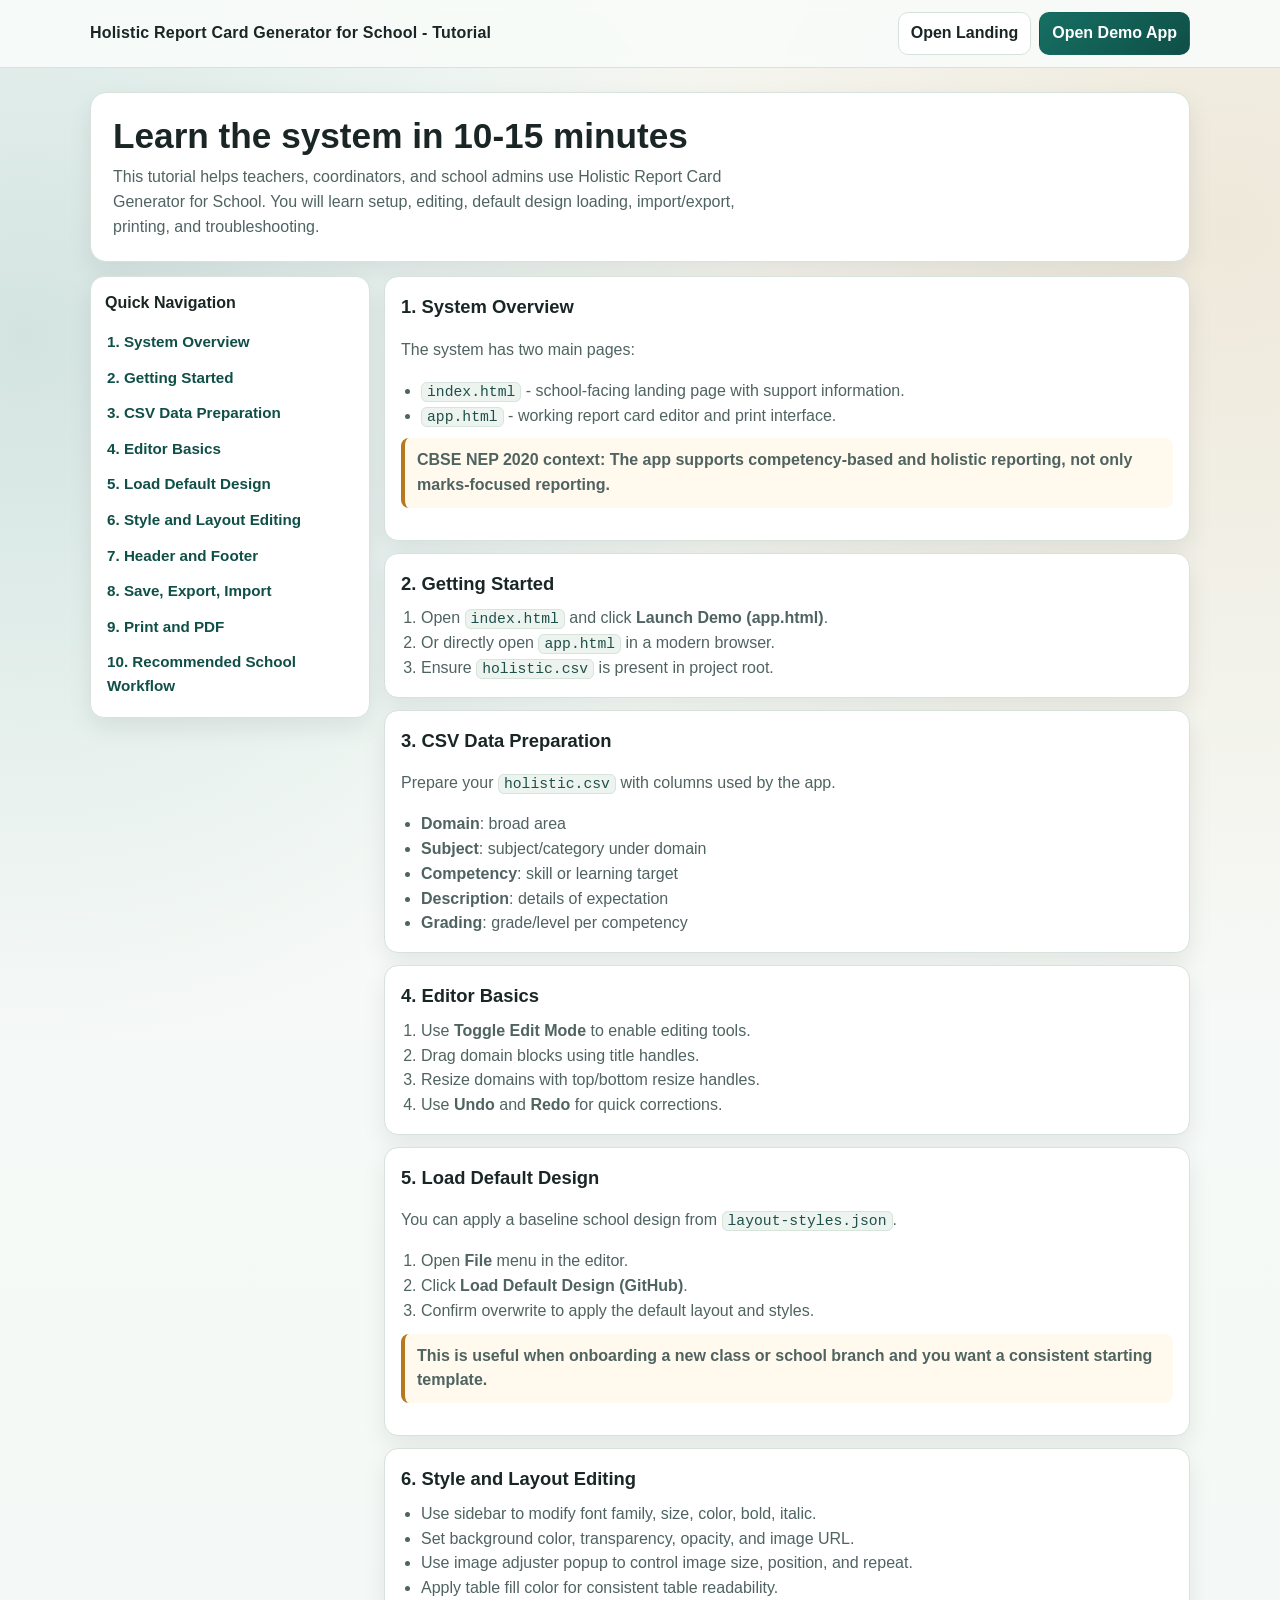
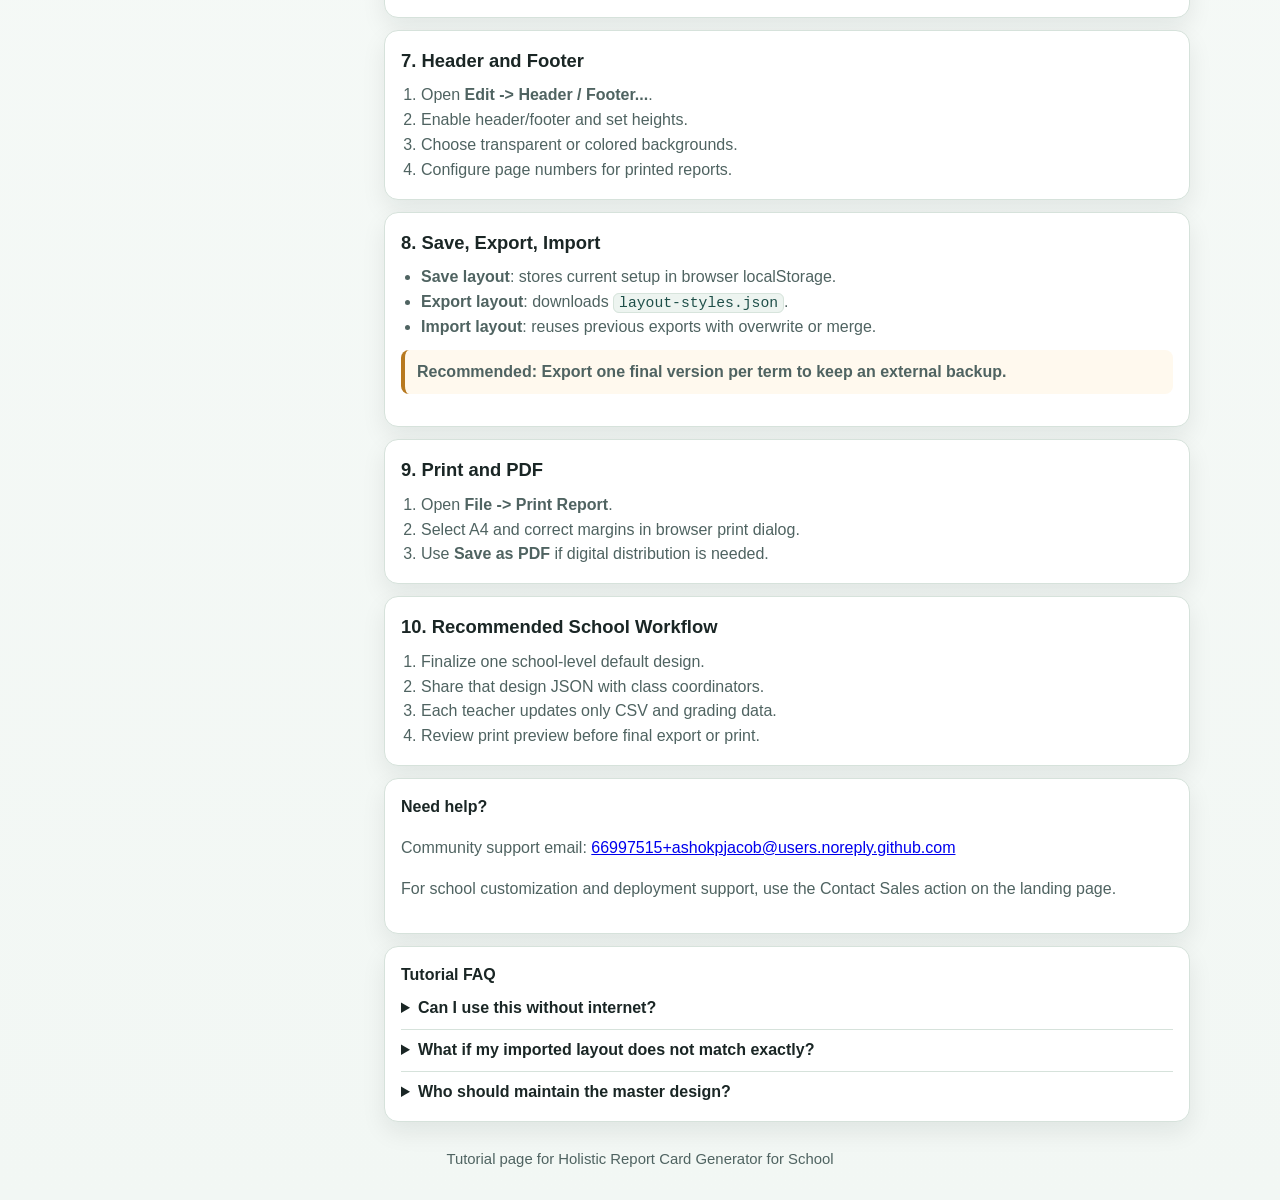
<file: help/tutorial.html>
<!DOCTYPE html>
<html lang="en">
<head>
  <meta charset="UTF-8">
  <meta name="viewport" content="width=device-width, initial-scale=1.0">
  <title>Holistic Report Card Generator for School - Tutorial</title>
  <meta name="description" content="Step-by-step tutorial for Holistic Report Card Generator for School: setup, editing, default design loading, export/import, and printing.">
  <style>
    :root {
      --bg: #f2f7f4;
      --surface: #ffffff;
      --line: #d6e2db;
      --text: #1a2625;
      --muted: #4f6361;
      --primary: #166f63;
      --primary-dark: #0f4f47;
      --accent: #b7791f;
      --shadow: 0 10px 24px rgba(16, 30, 27, 0.08);
    }

    * { box-sizing: border-box; }

    body {
      margin: 0;
      font-family: "Trebuchet MS", "Segoe UI", sans-serif;
      color: var(--text);
      background:
        radial-gradient(circle at 96% 8%, rgba(183, 121, 31, 0.14), transparent 28%),
        radial-gradient(circle at 2% 12%, rgba(22, 111, 99, 0.16), transparent 26%),
        linear-gradient(180deg, #f8fbf9 0%, var(--bg) 100%);
      line-height: 1.55;
    }

    .container {
      width: min(1100px, 92vw);
      margin: 0 auto;
    }

    .top {
      position: sticky;
      top: 0;
      z-index: 10;
      border-bottom: 1px solid var(--line);
      backdrop-filter: blur(6px);
      background: rgba(248, 251, 249, 0.92);
    }

    .top-inner {
      display: flex;
      justify-content: space-between;
      align-items: center;
      gap: 10px;
      padding: 12px 0;
      flex-wrap: wrap;
    }

    .brand {
      font-weight: 800;
      letter-spacing: 0.2px;
    }

    .actions {
      display: flex;
      gap: 8px;
      flex-wrap: wrap;
    }

    .btn {
      display: inline-block;
      text-decoration: none;
      border: 1px solid var(--line);
      color: var(--text);
      background: #fff;
      border-radius: 10px;
      padding: 8px 12px;
      font-weight: 700;
    }

    .btn.primary {
      border-color: transparent;
      color: #fff;
      background: linear-gradient(135deg, var(--primary), var(--primary-dark));
    }

    .hero {
      margin: 24px 0 12px;
      background: var(--surface);
      border: 1px solid var(--line);
      border-radius: 16px;
      box-shadow: var(--shadow);
      padding: 22px;
    }

    h1 {
      margin: 0 0 8px;
      font-size: clamp(1.5rem, 4vw, 2.2rem);
      line-height: 1.2;
    }

    .lead {
      color: var(--muted);
      margin: 0;
      max-width: 70ch;
    }

    .layout {
      display: grid;
      grid-template-columns: 280px 1fr;
      gap: 14px;
      margin: 14px 0 26px;
      align-items: start;
    }

    .toc,
    .content section,
    .tip,
    .faq {
      background: var(--surface);
      border: 1px solid var(--line);
      border-radius: 14px;
      box-shadow: var(--shadow);
    }

    .toc {
      padding: 14px;
      position: sticky;
      top: 74px;
    }

    .toc h2 {
      margin: 0 0 8px;
      font-size: 1rem;
    }

    .toc a {
      color: var(--primary-dark);
      text-decoration: none;
      display: block;
      padding: 6px 2px;
      font-weight: 700;
      font-size: 0.95rem;
    }

    .content {
      display: grid;
      gap: 12px;
    }

    .content section {
      padding: 16px;
    }

    .content h2 {
      margin: 0 0 8px;
      font-size: 1.15rem;
    }

    .content p,
    .content li {
      color: var(--muted);
    }

    .content ol,
    .content ul {
      margin: 8px 0 0;
      padding-left: 20px;
    }

    .callout {
      margin-top: 10px;
      border-left: 4px solid var(--accent);
      background: #fff9ee;
      border-radius: 8px;
      padding: 10px 12px;
      color: #6a4d16;
      font-weight: 600;
    }

    code {
      background: #edf4f0;
      border: 1px solid #d7e4dc;
      padding: 1px 5px;
      border-radius: 6px;
      font-family: Consolas, monospace;
      font-size: 0.92em;
      color: #1f4f49;
    }

    .tip,
    .faq {
      padding: 14px;
    }

    .tip h2,
    .faq h2 {
      margin: 0 0 8px;
      font-size: 1rem;
    }

    .faq details {
      border-top: 1px solid var(--line);
      padding-top: 8px;
      margin-top: 8px;
    }

    .faq details:first-of-type {
      border-top: none;
      padding-top: 0;
      margin-top: 0;
    }

    .faq summary {
      cursor: pointer;
      font-weight: 700;
      color: var(--text);
    }

    .faq p {
      margin: 6px 0 0;
      color: var(--muted);
    }

    footer {
      margin: 20px 0 30px;
      color: var(--muted);
      font-size: 0.93rem;
      text-align: center;
    }

    @media (max-width: 900px) {
      .layout {
        grid-template-columns: 1fr;
      }

      .toc {
        position: static;
      }
    }
  </style>
</head>
<body>
  <header class="top">
    <div class="container top-inner">
      <div class="brand">Holistic Report Card Generator for School - Tutorial</div>
      <nav class="actions" aria-label="Tutorial actions">
        <a class="btn" href="../index.html">Open Landing</a>
        <a class="btn primary" href="../app.html">Open Demo App</a>
      </nav>
    </div>
  </header>

  <main class="container">
    <section class="hero">
      <h1>Learn the system in 10-15 minutes</h1>
      <p class="lead">
        This tutorial helps teachers, coordinators, and school admins use Holistic Report Card Generator for School.
        You will learn setup, editing, default design loading, import/export, printing, and troubleshooting.
      </p>
    </section>

    <div class="layout">
      <aside class="toc" aria-label="Table of contents">
        <h2>Quick Navigation</h2>
        <a href="#overview">1. System Overview</a>
        <a href="#start">2. Getting Started</a>
        <a href="#data">3. CSV Data Preparation</a>
        <a href="#editor">4. Editor Basics</a>
        <a href="#default-design">5. Load Default Design</a>
        <a href="#style">6. Style and Layout Editing</a>
        <a href="#header-footer">7. Header and Footer</a>
        <a href="#save-export-import">8. Save, Export, Import</a>
        <a href="#print">9. Print and PDF</a>
        <a href="#workflow">10. Recommended School Workflow</a>
      </aside>

      <div class="content">
        <section id="overview">
          <h2>1. System Overview</h2>
          <p>
            The system has two main pages:
          </p>
          <ul>
            <li><code>index.html</code> - school-facing landing page with support information.</li>
            <li><code>app.html</code> - working report card editor and print interface.</li>
          </ul>
          <p class="callout">CBSE NEP 2020 context: The app supports competency-based and holistic reporting, not only marks-focused reporting.</p>
        </section>

        <section id="start">
          <h2>2. Getting Started</h2>
          <ol>
            <li>Open <code>index.html</code> and click <strong>Launch Demo (app.html)</strong>.</li>
            <li>Or directly open <code>app.html</code> in a modern browser.</li>
            <li>Ensure <code>holistic.csv</code> is present in project root.</li>
          </ol>
        </section>

        <section id="data">
          <h2>3. CSV Data Preparation</h2>
          <p>Prepare your <code>holistic.csv</code> with columns used by the app.</p>
          <ul>
            <li><strong>Domain</strong>: broad area</li>
            <li><strong>Subject</strong>: subject/category under domain</li>
            <li><strong>Competency</strong>: skill or learning target</li>
            <li><strong>Description</strong>: details of expectation</li>
            <li><strong>Grading</strong>: grade/level per competency</li>
          </ul>
        </section>

        <section id="editor">
          <h2>4. Editor Basics</h2>
          <ol>
            <li>Use <strong>Toggle Edit Mode</strong> to enable editing tools.</li>
            <li>Drag domain blocks using title handles.</li>
            <li>Resize domains with top/bottom resize handles.</li>
            <li>Use <strong>Undo</strong> and <strong>Redo</strong> for quick corrections.</li>
          </ol>
        </section>

        <section id="default-design">
          <h2>5. Load Default Design</h2>
          <p>
            You can apply a baseline school design from <code>layout-styles.json</code>.
          </p>
          <ol>
            <li>Open <strong>File</strong> menu in the editor.</li>
            <li>Click <strong>Load Default Design (GitHub)</strong>.</li>
            <li>Confirm overwrite to apply the default layout and styles.</li>
          </ol>
          <p class="callout">This is useful when onboarding a new class or school branch and you want a consistent starting template.</p>
        </section>

        <section id="style">
          <h2>6. Style and Layout Editing</h2>
          <ul>
            <li>Use sidebar to modify font family, size, color, bold, italic.</li>
            <li>Set background color, transparency, opacity, and image URL.</li>
            <li>Use image adjuster popup to control image size, position, and repeat.</li>
            <li>Apply table fill color for consistent table readability.</li>
          </ul>
        </section>

        <section id="header-footer">
          <h2>7. Header and Footer</h2>
          <ol>
            <li>Open <strong>Edit -> Header / Footer...</strong>.</li>
            <li>Enable header/footer and set heights.</li>
            <li>Choose transparent or colored backgrounds.</li>
            <li>Configure page numbers for printed reports.</li>
          </ol>
        </section>

        <section id="save-export-import">
          <h2>8. Save, Export, Import</h2>
          <ul>
            <li><strong>Save layout</strong>: stores current setup in browser localStorage.</li>
            <li><strong>Export layout</strong>: downloads <code>layout-styles.json</code>.</li>
            <li><strong>Import layout</strong>: reuses previous exports with overwrite or merge.</li>
          </ul>
          <p class="callout">Recommended: Export one final version per term to keep an external backup.</p>
        </section>

        <section id="print">
          <h2>9. Print and PDF</h2>
          <ol>
            <li>Open <strong>File -> Print Report</strong>.</li>
            <li>Select A4 and correct margins in browser print dialog.</li>
            <li>Use <strong>Save as PDF</strong> if digital distribution is needed.</li>
          </ol>
        </section>

        <section id="workflow">
          <h2>10. Recommended School Workflow</h2>
          <ol>
            <li>Finalize one school-level default design.</li>
            <li>Share that design JSON with class coordinators.</li>
            <li>Each teacher updates only CSV and grading data.</li>
            <li>Review print preview before final export or print.</li>
          </ol>
        </section>

        <section class="tip" aria-label="Support">
          <h2>Need help?</h2>
          <p>
            Community support email:
            <a href="mailto:66997515+ashokpjacob@users.noreply.github.com?subject=Community%20Support%20Tutorial">66997515+ashokpjacob@users.noreply.github.com</a>
          </p>
          <p>
            For school customization and deployment support, use the Contact Sales action on the landing page.
          </p>
        </section>

        <section class="faq" aria-label="Tutorial FAQs">
          <h2>Tutorial FAQ</h2>
          <details>
            <summary>Can I use this without internet?</summary>
            <p>Yes. Core editor features run locally in browser. Internet is only needed for GitHub-based default design loading and online links.</p>
          </details>
          <details>
            <summary>What if my imported layout does not match exactly?</summary>
            <p>The system uses style IDs and hint mapping. Re-export from the current version for best compatibility across terms.</p>
          </details>
          <details>
            <summary>Who should maintain the master design?</summary>
            <p>Usually the school coordinator or academic admin should own the master layout and share export files with teachers.</p>
          </details>
        </section>
      </div>
    </div>

    <footer>
      Tutorial page for Holistic Report Card Generator for School
    </footer>
  </main>
</body>
</html>
</file>
<file: styles.css>
@page { size: A4; margin: 0; }
body {
  font-family: "Trebuchet MS", "Segoe UI", sans-serif;
  margin: 0;
  padding: 0;
  background:
    radial-gradient(circle at 20% 0%, rgba(159, 198, 255, 0.28), transparent 38%),
    radial-gradient(circle at 100% 100%, rgba(255, 218, 167, 0.25), transparent 36%),
    #f1f6fc;
}
h1 { text-align:center; padding:10px; }
.a4-page {
  position: relative;
  width: 210mm;
  height: 297mm;
  margin: auto;
  border: 1px solid #ccc;
  background: #fff;
  margin-bottom: 20px;
  page-break-after: always;
}
.domain {
  position: absolute;
  width: 95mm;
  min-height: 50px;
  background: #fafafa;
  border: 1px dotted #999;
  box-sizing: border-box;
  z-index: 2;
}
.page-header,
.page-footer {
  position: absolute;
  left: 0;
  right: 0;
  display: flex;
  align-items: center;
  box-sizing: border-box;
  padding: 0 12px;
  overflow: hidden;
  z-index: 1;
}
.page-header {
  top: 0;
}
.page-footer {
  bottom: 0;
  justify-content: flex-end;
}
.page-number {
  font-weight: 700;
  color: #1f3f66;
}
.drag-handle {
  background: #2a4d69;
  color: #fff;
  padding: 4px;
  cursor: grab;
  user-select: none;
  font-size: 12px;
}
.drag-handle:active {
  cursor: grabbing;
}
.resize-handle {
  position: absolute;
  left: 0;
  right: 0;
  height: 10px;
  cursor: ns-resize;
  background: transparent;
  z-index: 5;
  user-select: none;
}
.resize-top { top: -5px; }
.resize-bottom { bottom: -5px; }
h3 { margin: 5px; color: #4b86b4; }
table { border-collapse: collapse; width: 95%; margin: 5px auto; }
th, td { border: 1px solid #ccc; padding: 4px; font-size: 12px; }
th { background: #f2f2f2; }
.guide-line {
  position: absolute;
  background: red;
  opacity: 0.5;
  pointer-events: none;
  z-index: 9999;
  display: none;
}
.guide-line.horizontal { height: 1px; width: 100%; }
.guide-line.vertical { width: 1px; height: 100%; }

/* Improved print rules: hide editor UI and print only the #pages area. Keep drag-handle visible. */
@media print {
  /* Hide editor/sidebar/tooling and controls from print */
  .app-header,
  .menu-bar,
  #sidebar,
  #toolbar,
  #localstorage-tools,
  #exportBtn,
  #importBtn,
  #importFile,
  .no-print,
  [data-no-print],
  .resize-handle,
  .guide-line {
    display: none !important;
    visibility: hidden !important;
  }

  /* Print only the #pages area (and everything inside it). Hide everything else. */
  body * { visibility: hidden !important; }
  #pages, #pages * { visibility: visible !important; }
  #pages { position: absolute !important; left: 0; top: 0; width: 100% !important; }

  /* Ensure A4 pages print cleanly */
  .a4-page { page-break-after: always; border: none !important; box-shadow: none !important; margin: 0 !important; }

  /* Ensure drag handles are visible in print */
  .drag-handle { display: block !important; visibility: visible !important; color: #fff; background: #2a4d69; -webkit-print-color-adjust: exact; }
}
</file>
<file: assets/css/editor.css>
:root{
  --sidebar-width: 320px;
  --a4-bg: #fff;
  --app-bg: transparent;
  --accent: #1f6feb;
  --ink: #1d3557;
  --muted: #4f6280;
}

*{box-sizing: border-box;}
body,html{height:100%;margin:0;font-family:"Trebuchet MS", "Segoe UI", sans-serif;}
#app{display:flex;min-height:calc(100vh - 62px);background:var(--app-bg);}

/* Sidebar */
#sidebar{
  width:var(--sidebar-width);
  padding:16px 14px;
  background:rgba(255,255,255,0.86);
  border-right:1px solid #dde6f2;
  box-shadow: 0 0 0 1px rgba(255,255,255,0.6) inset;
  backdrop-filter: blur(8px);
  overflow:auto;
}
#sidebar h3{margin:0;color:var(--ink);font-size:18px;}
.sidebar-head{display:flex;flex-direction:column;gap:8px;margin-bottom:12px;}
.selected-chip{
  display:inline-flex;
  align-items:center;
  min-height:32px;
  padding:6px 10px;
  border:1px solid #c9d7ea;
  border-radius:10px;
  background:#f5f9ff;
  font-size:12px;
  font-weight:600;
  color:var(--muted);
  line-height:1.3;
  word-break:break-word;
}
.panel{
  border:1px solid #dbe5f2;
  border-radius:12px;
  background:#fff;
  margin:0 0 10px;
  overflow:hidden;
}
.panel summary{
  cursor:pointer;
  list-style:none;
  padding:10px 12px;
  background:#f3f7fd;
  color:var(--ink);
  font-weight:700;
}
.panel summary::-webkit-details-marker{display:none;}
.panel .control{padding:10px 12px 0;}
.panel .control:last-child{padding-bottom:12px;}
.control{margin-bottom:10px;}
.control label{display:block;font-size:13px;margin-bottom:6px;color:#2a3f5f;}
.inline-checks{display:flex;gap:10px;}
.inline-checks label{display:flex;align-items:center;gap:6px;margin:0;}
.control input[type="number"], .control select, .control input[type="color"], .control input[type="url"], .control input[type="range"]{width:100%;padding:7px;border:1px solid #cfdae8;border-radius:8px;background:#fff;}
.action-row{display:flex;gap:8px;margin-top:12px;}
.action-row button{flex:1;padding:9px 12px;border-radius:8px;border:1px solid transparent;cursor:pointer;font-weight:700;}
#applyBtn{background:var(--accent);color:#fff;}
#applyBtn:hover{background:#1758b8;}
#resetStyleBtn{background:#fff;color:#2f4563;border-color:#b8c8df;}
#resetStyleBtn:hover{background:#f4f8ff;}

/* Main area */
#main{flex:1;display:flex;flex-direction:column;padding:18px;overflow:auto;}
#a4-wrapper{display:flex;justify-content:center;align-items:flex-start;padding:12px;}

/* A4 style: using mm for print size; on screen we'll clamp the px size for convenience */
.a4{
  width:210mm; /* print size */
  height:297mm;
  max-width: 794px; /* approx 210mm at 96dpi */
  max-height: 1123px;
  background:var(--a4-bg);
  border:1px solid #d0d4da;
  box-shadow:0 6px 18px rgba(0,0,0,0.08);
  padding:20mm;
  overflow:auto;
  position:relative;
}

/* Visual selection */
.selected-outline{
  outline: 3px dashed rgba(31,111,235,0.62);
  outline-offset: -4px;
}

/* Make editable cursor obvious */
.a4 [contenteditable="true"]:focus{
  outline: 2px solid rgba(0,120,255,0.2);
}

/* Responsive adjustments */
@media (max-width:900px){
  #app{display:block;min-height:calc(100vh - 62px);}
  #sidebar{width:100%;border-right:none;border-bottom:1px solid #dde6f2;max-height:none;}
  #main{padding:10px;}
}
</file>
